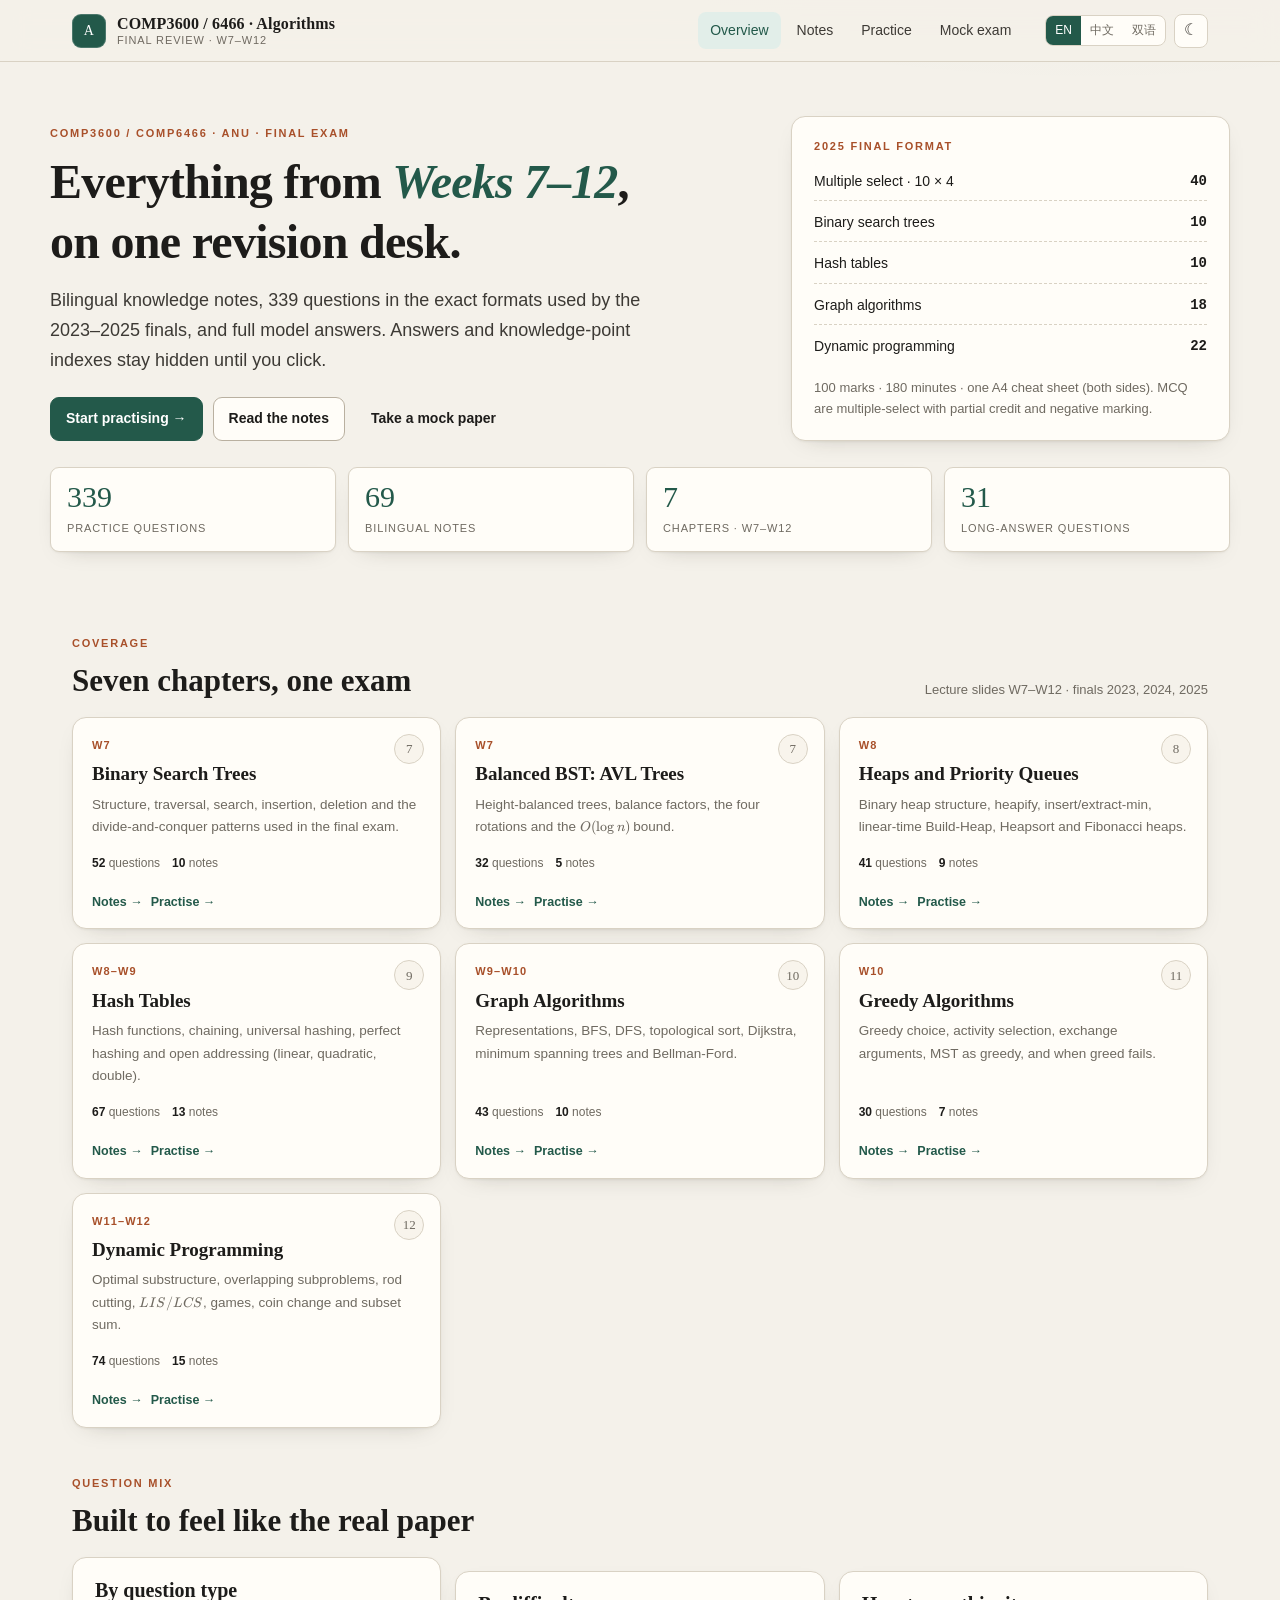
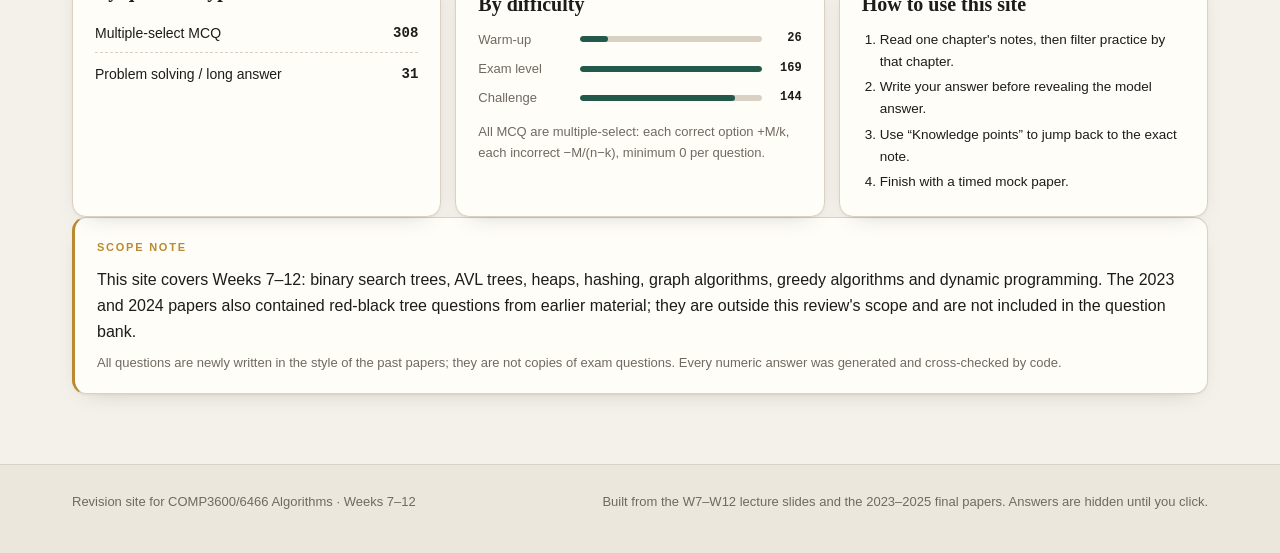
<file: index.html>
<!doctype html>
<html lang="en" data-lang="en" data-theme="light">
<head>
  <meta charset="utf-8">
  <meta name="viewport" content="width=device-width, initial-scale=1">
  <meta name="description" content="COMP3600/6466 Algorithms final exam revision: bilingual notes and 339 exam-style practice questions for Weeks 7–12.">
  <title>COMP3600/6466 Algorithms · Final Review</title>
  <link rel="icon" href="favicon.svg" type="image/svg+xml">
  <link rel="stylesheet" href="assets/vendor/katex/katex.min.css?v=4">
  <link rel="stylesheet" href="assets/css/style.css?v=4">
  <script defer src="assets/vendor/katex/katex.min.js?v=4"></script>
  <script defer src="assets/js/common.js?v=4"></script>
  <script defer src="assets/js/index.js?v=4"></script>
</head>
<body>
  <div id="site-header"></div>
  <main id="app"></main>
  <footer id="site-footer"></footer>
</body>
</html>
</file>
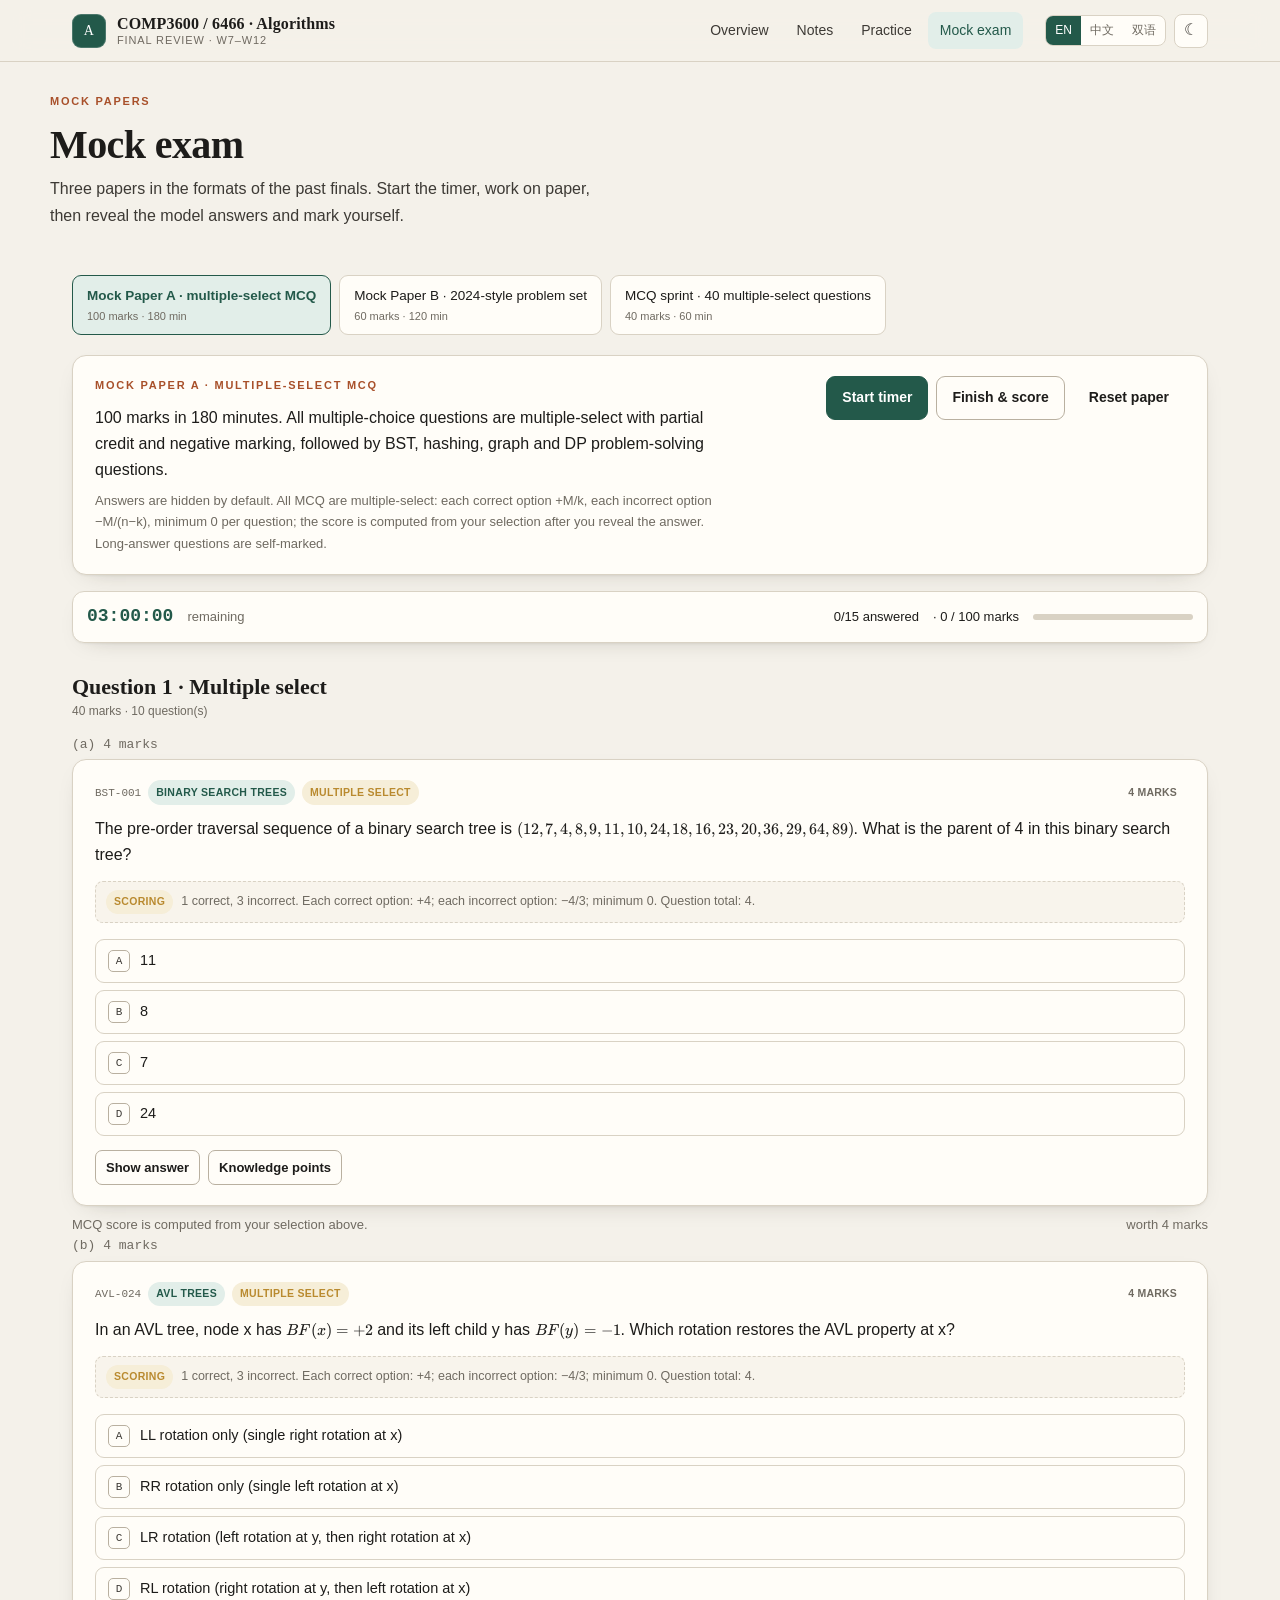
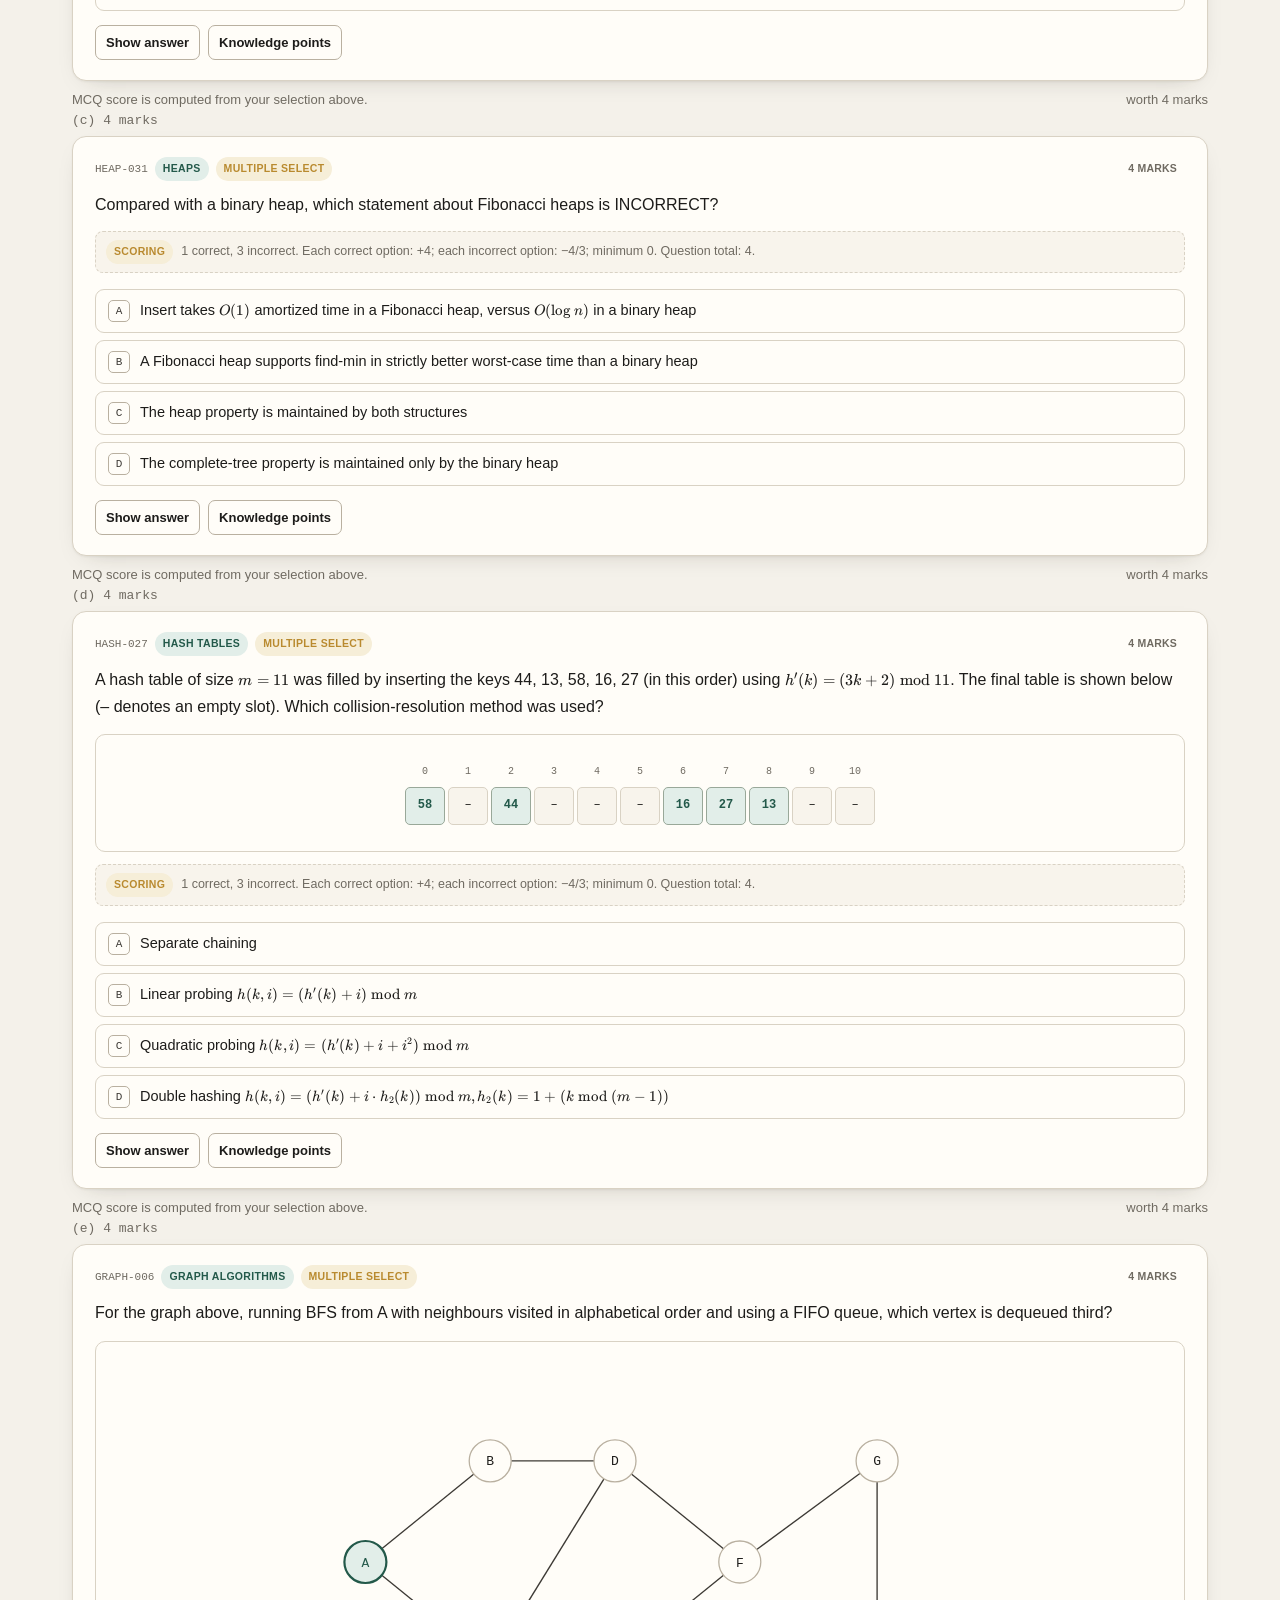
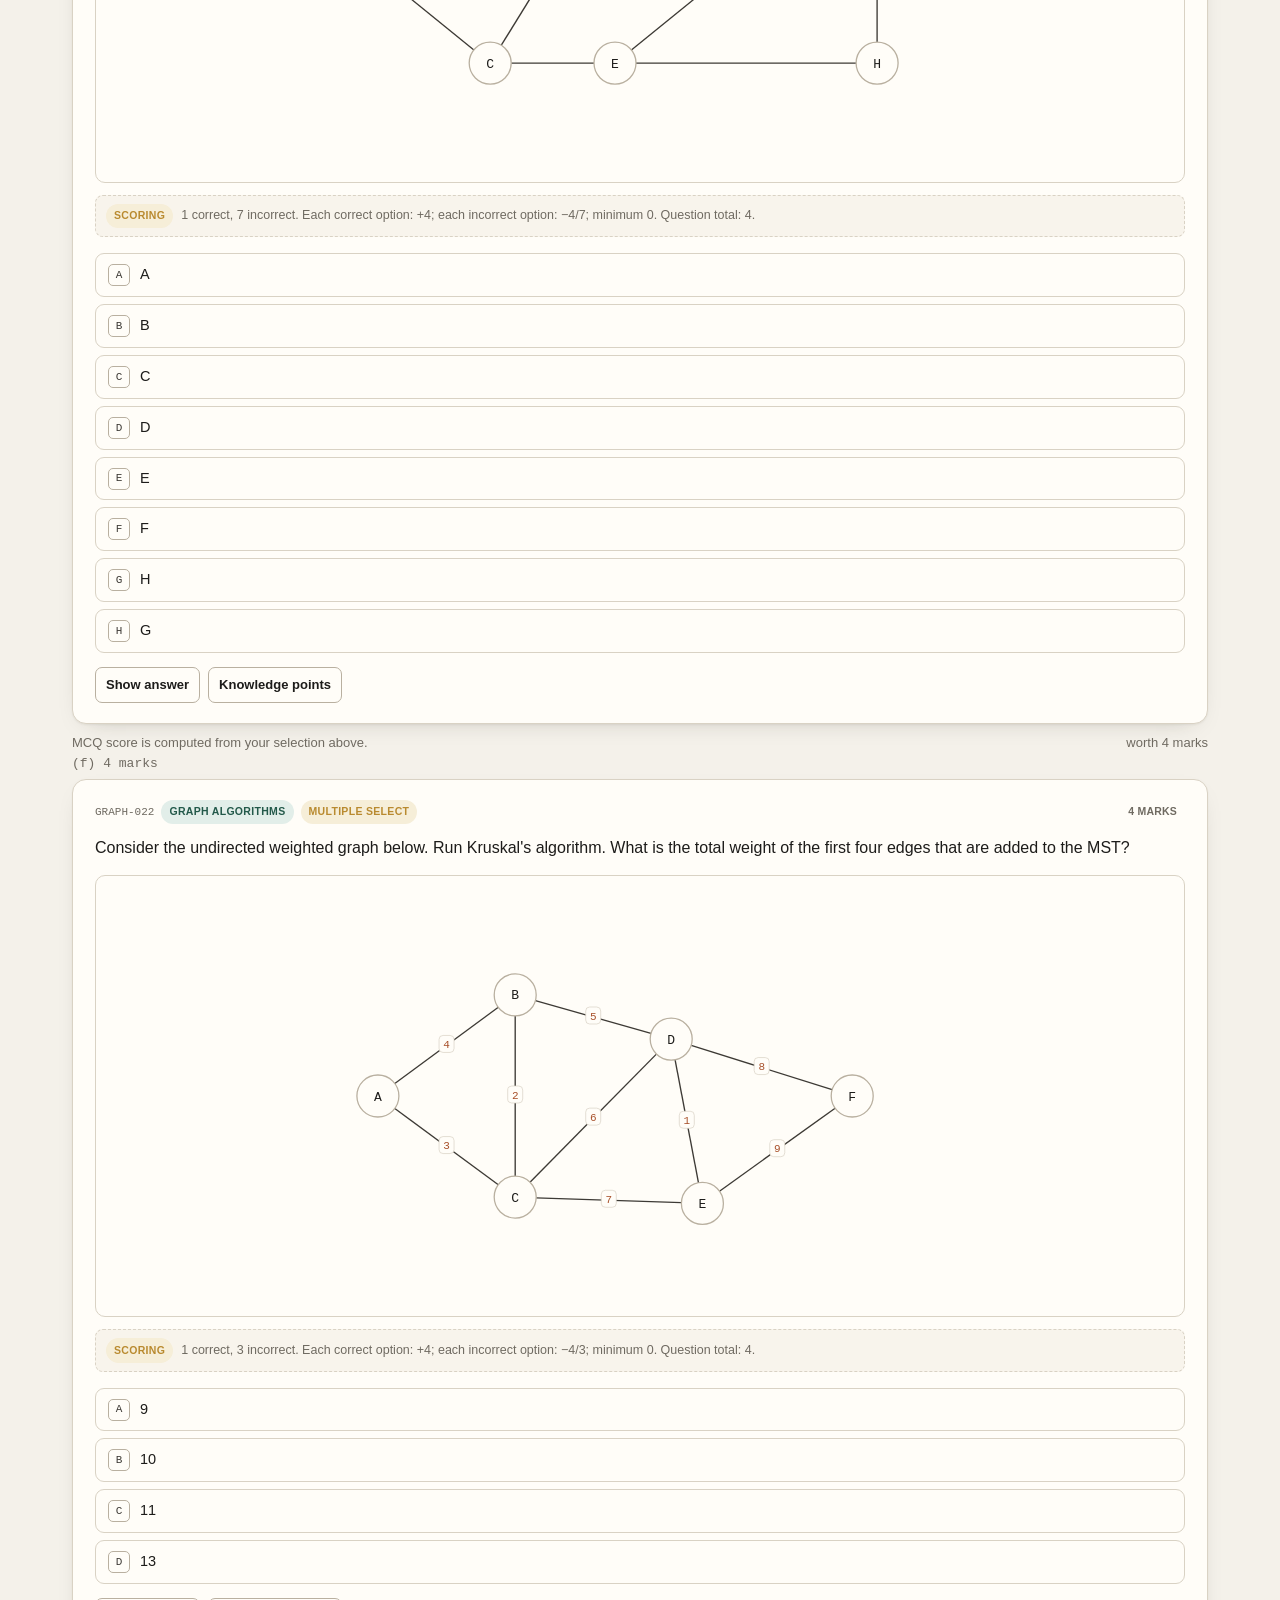
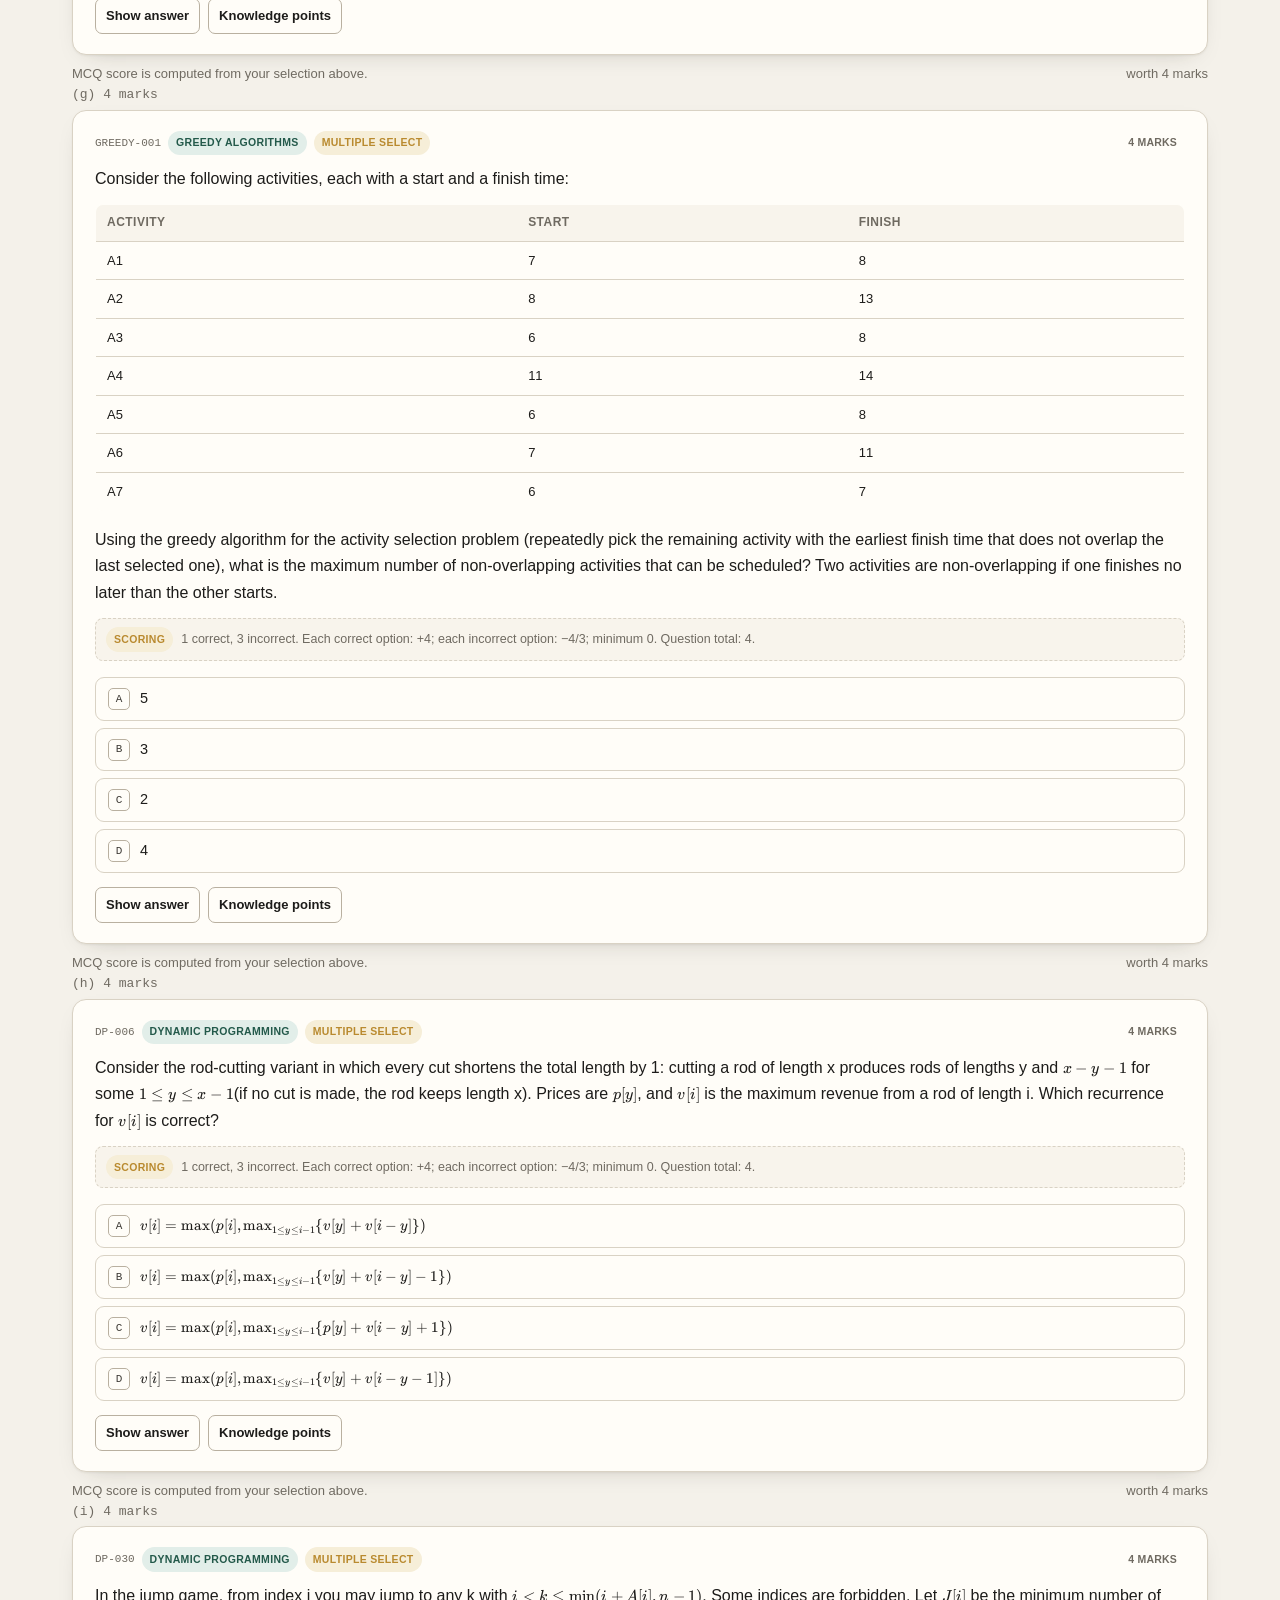
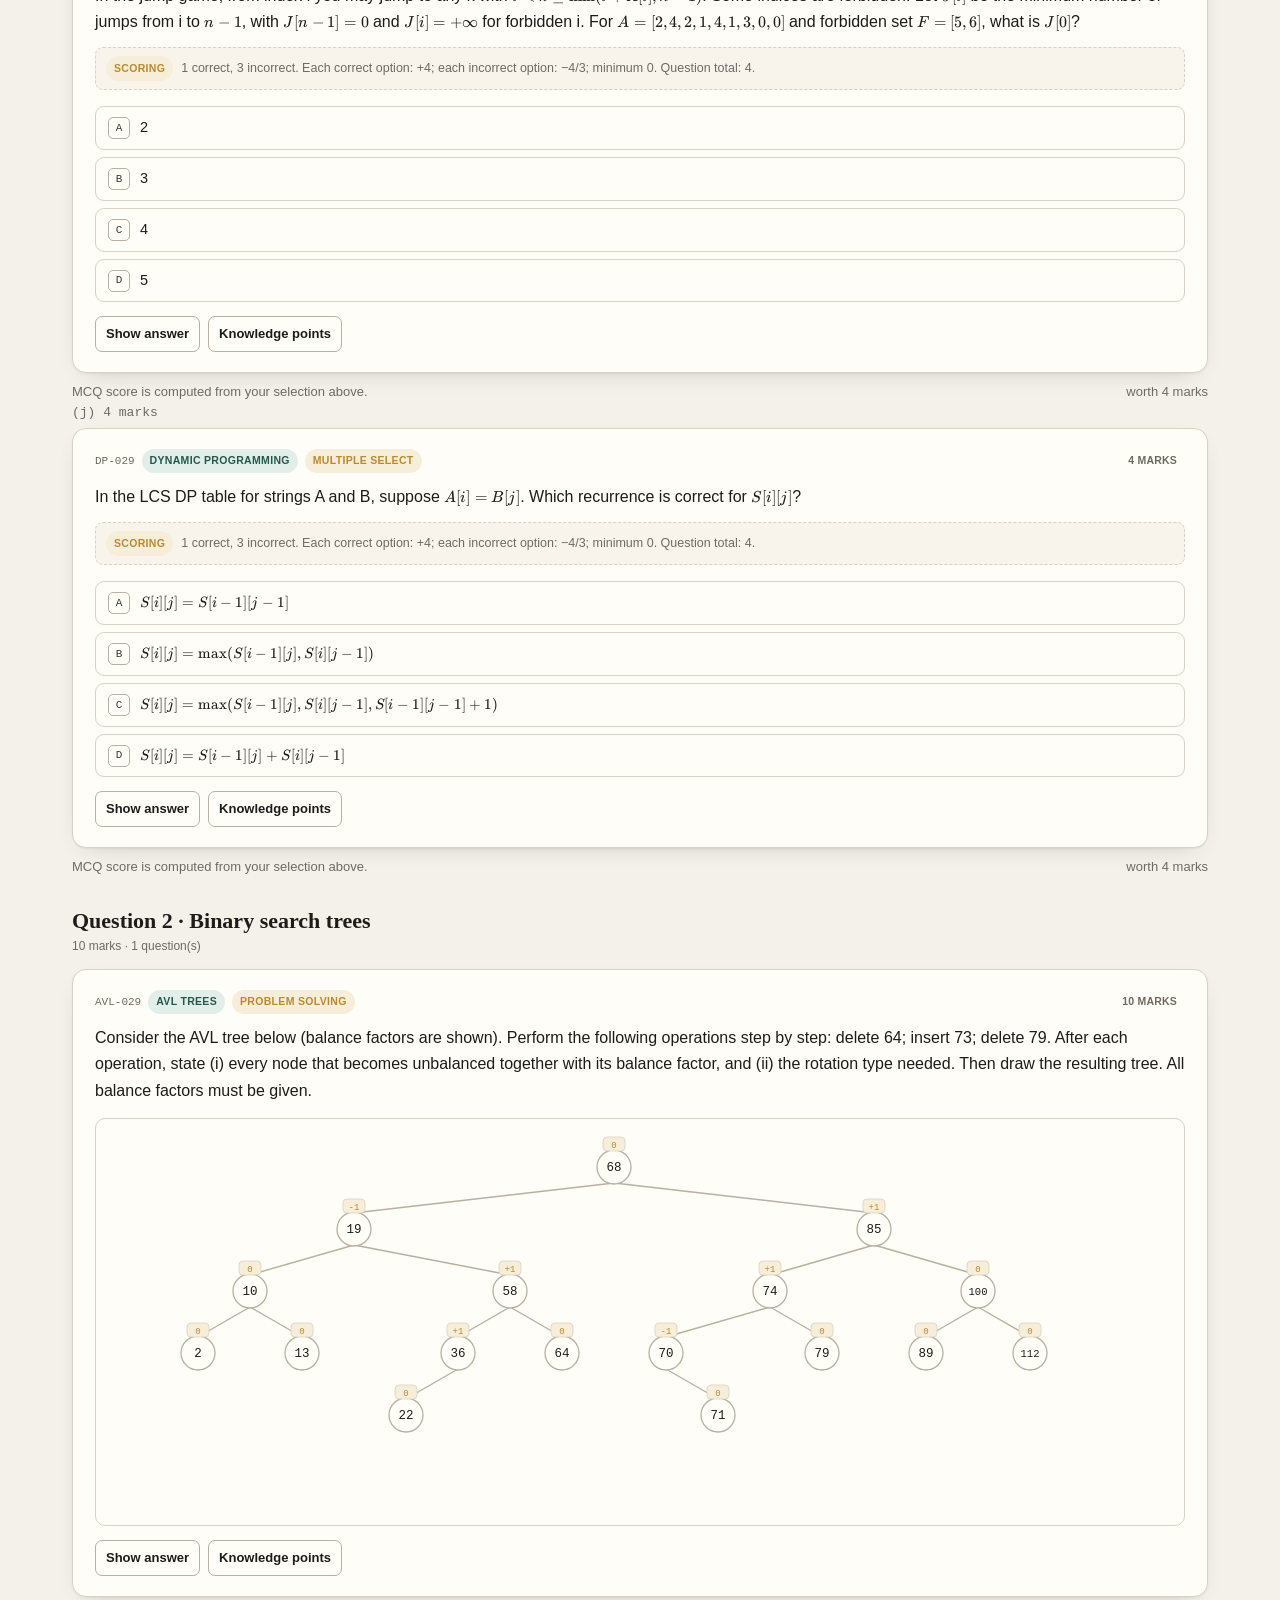
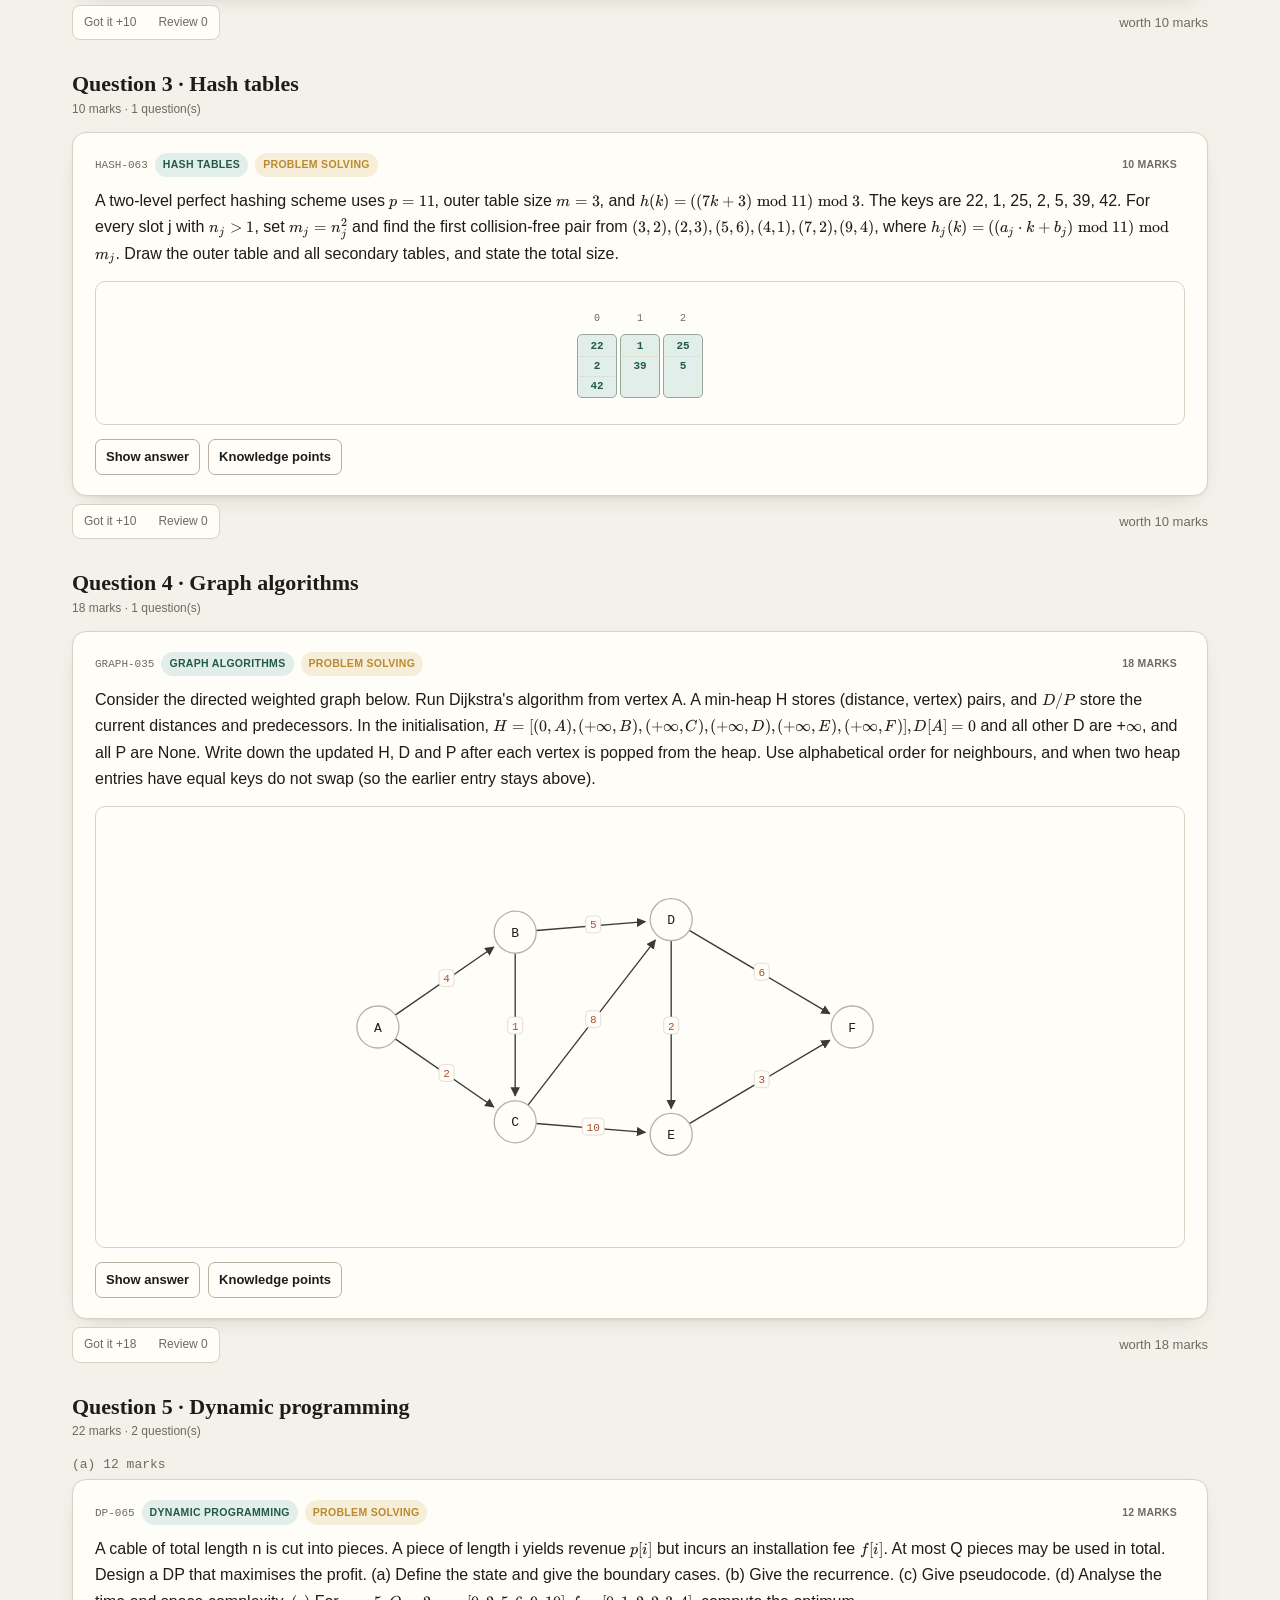
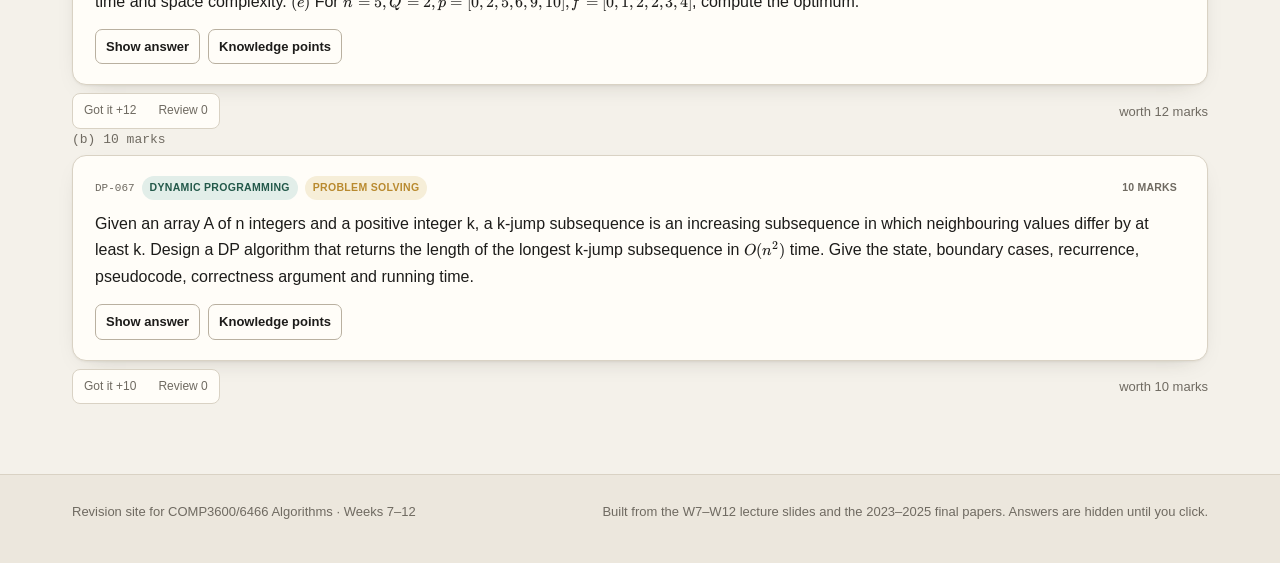
<file: exam.html>
<!doctype html>
<html lang="en" data-lang="en" data-theme="light">
<head>
  <meta charset="utf-8">
  <meta name="viewport" content="width=device-width, initial-scale=1">
  <meta name="description" content="Timed COMP3600/6466 mock final papers in the 2025 and 2024 formats.">
  <title>Mock exam · COMP3600/6466 Algorithms</title>
  <link rel="icon" href="favicon.svg" type="image/svg+xml">
  <link rel="stylesheet" href="assets/vendor/katex/katex.min.css?v=4">
  <link rel="stylesheet" href="assets/css/style.css?v=4">
  <script defer src="assets/vendor/katex/katex.min.js?v=4"></script>
  <script defer src="assets/js/common.js?v=4"></script>
  <script defer src="assets/js/exam.js?v=4"></script>
</head>
<body>
  <div id="site-header"></div>
  <main>
    <div class="wrap exam-head">
      <div class="eyebrow" id="exam-eyebrow">Mock papers</div>
      <h1 id="exam-title" style="font-size:clamp(28px,3.4vw,40px);margin-bottom:6px">Mock exam</h1>
      <p class="lead" id="exam-lead" style="font-size:16px"></p>
    </div>
    <div class="wrap">
      <div class="paper-tabs" id="paper-tabs"></div>
      <div id="exam-root"></div>
    </div>
  </main>
  <footer id="site-footer"></footer>
</body>
</html>
</file>
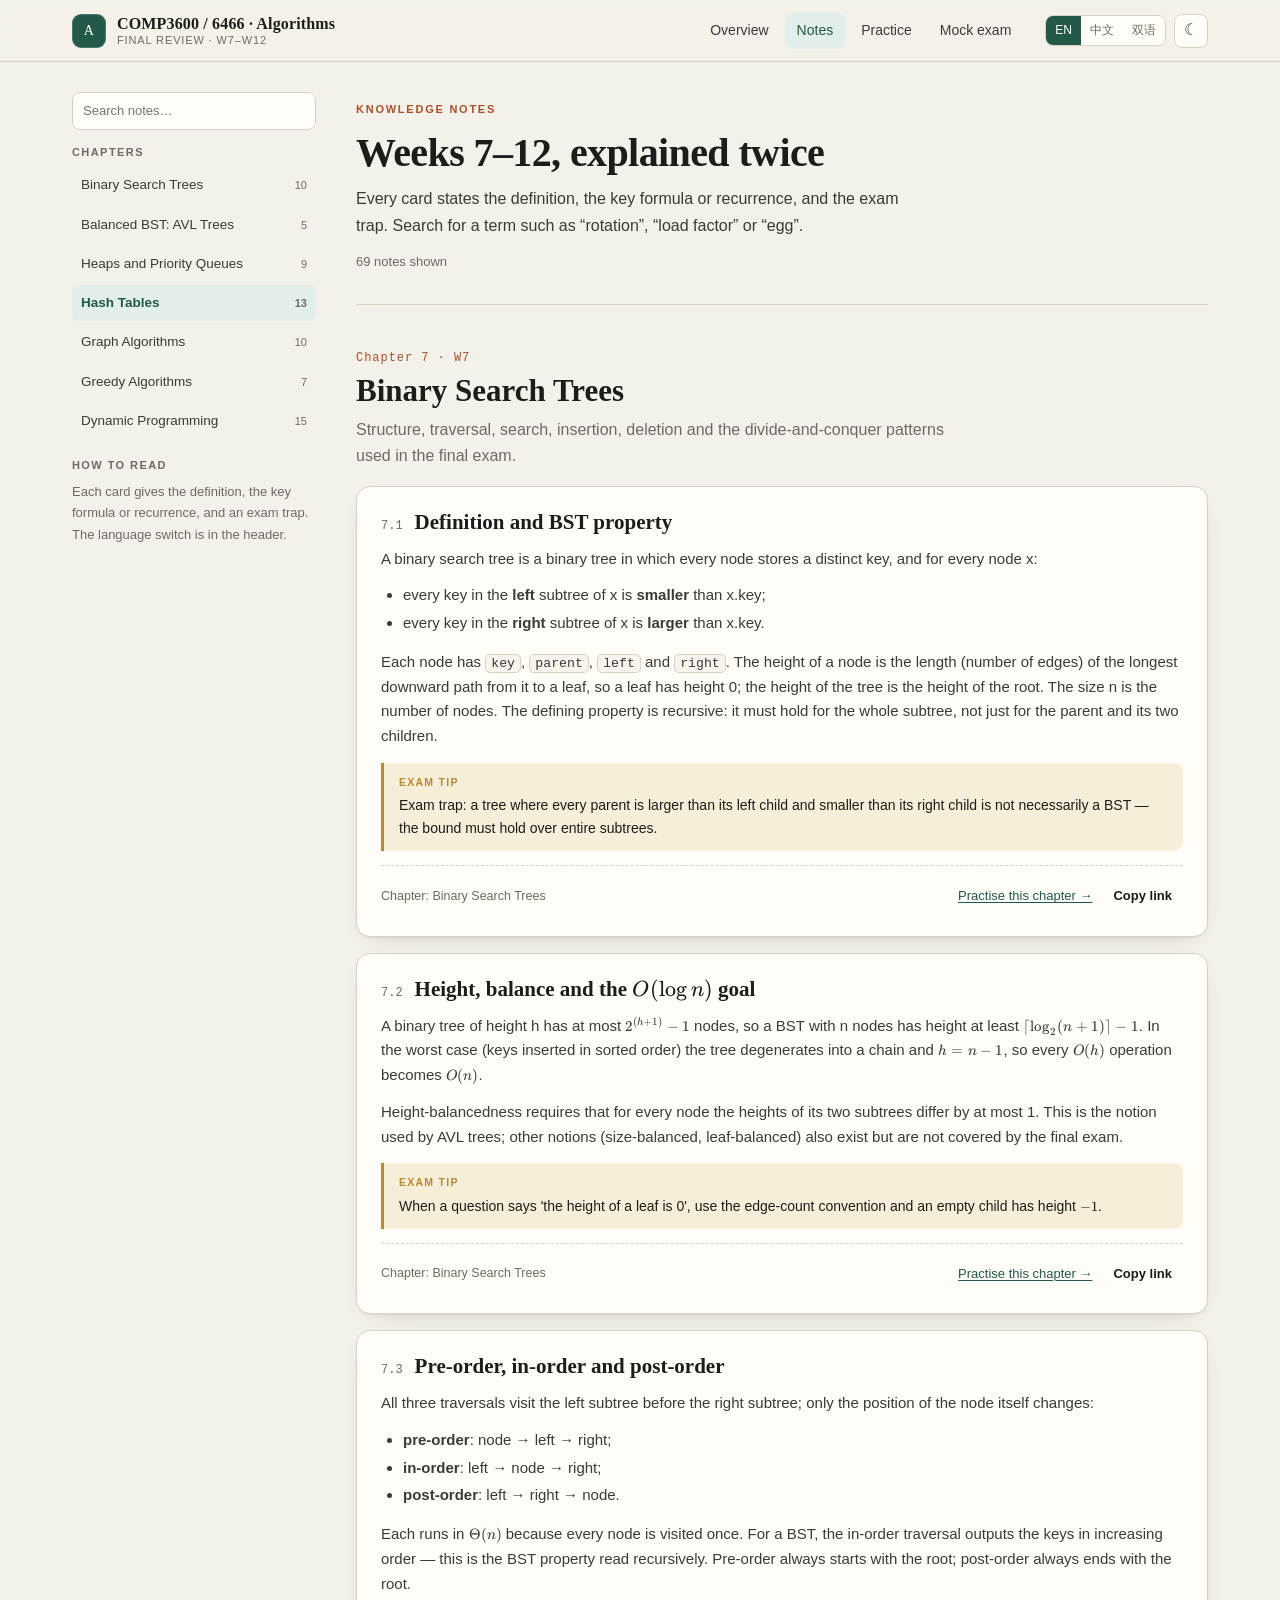
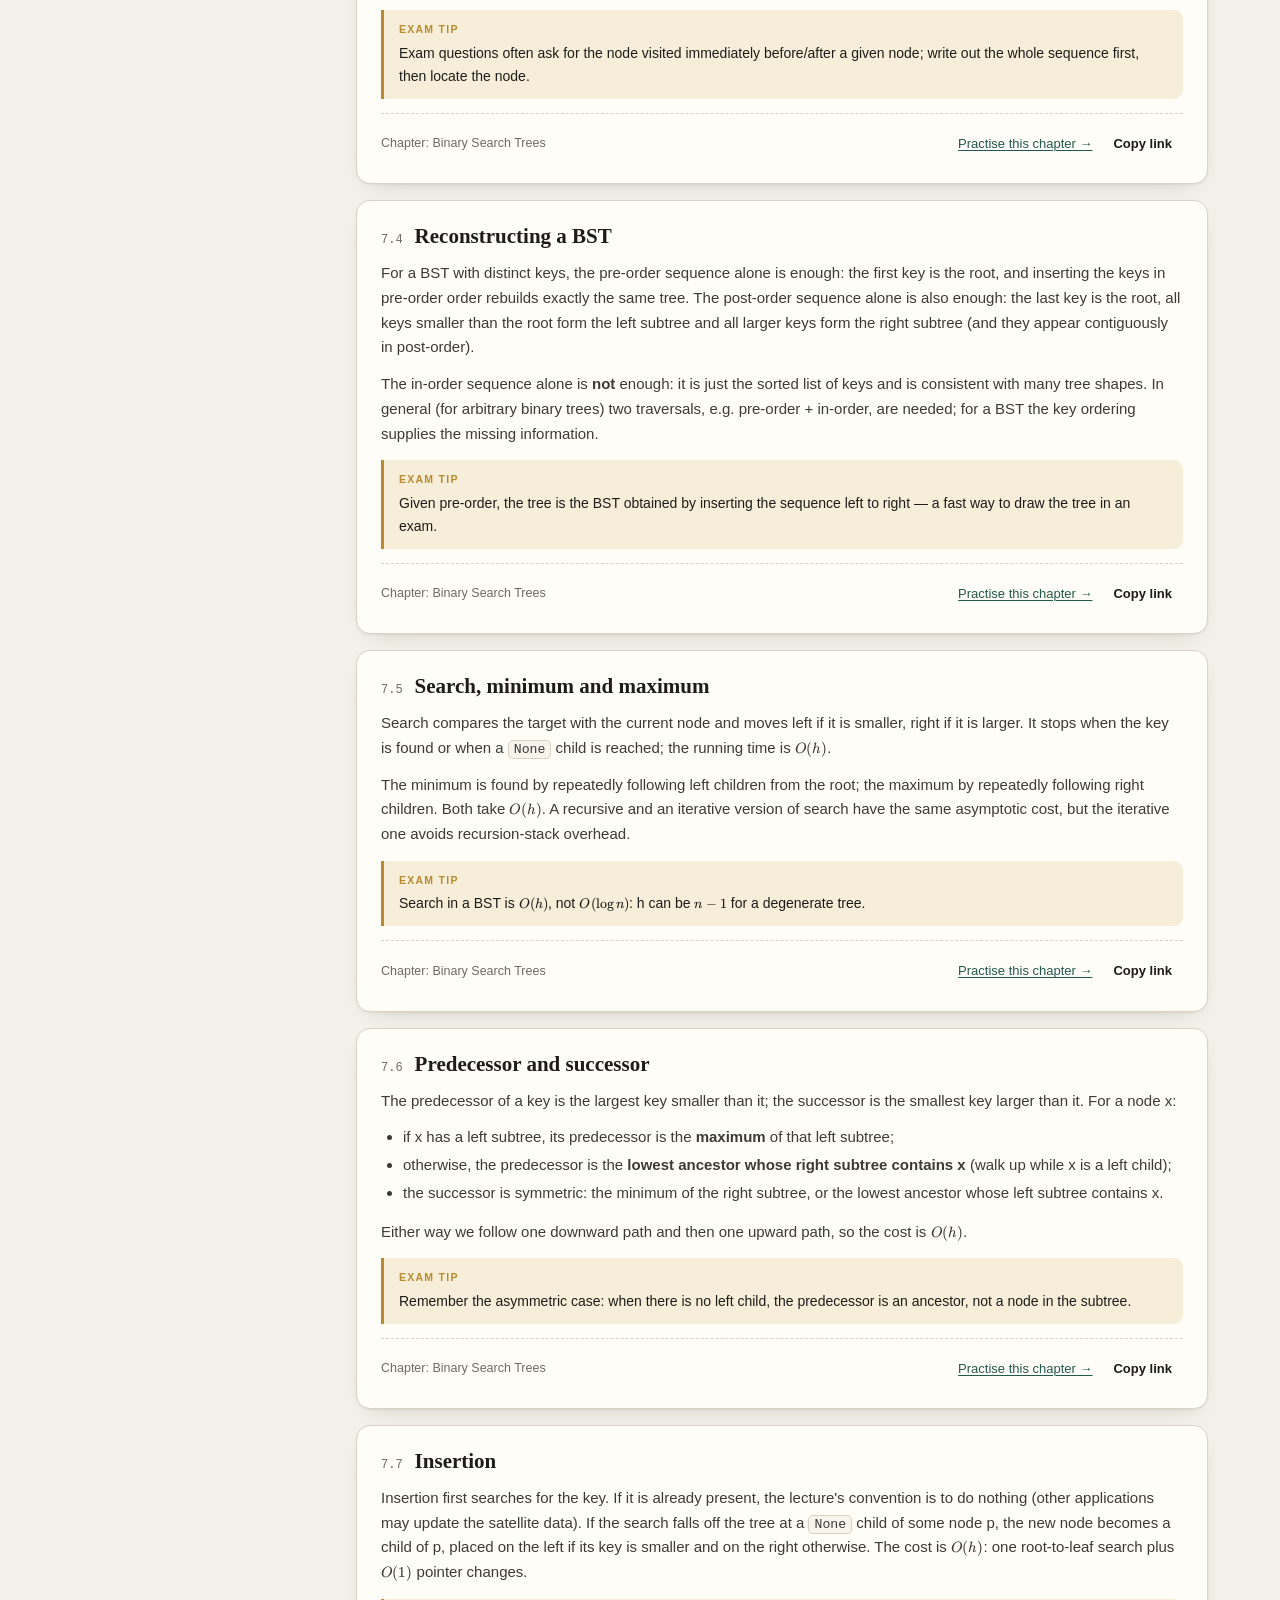
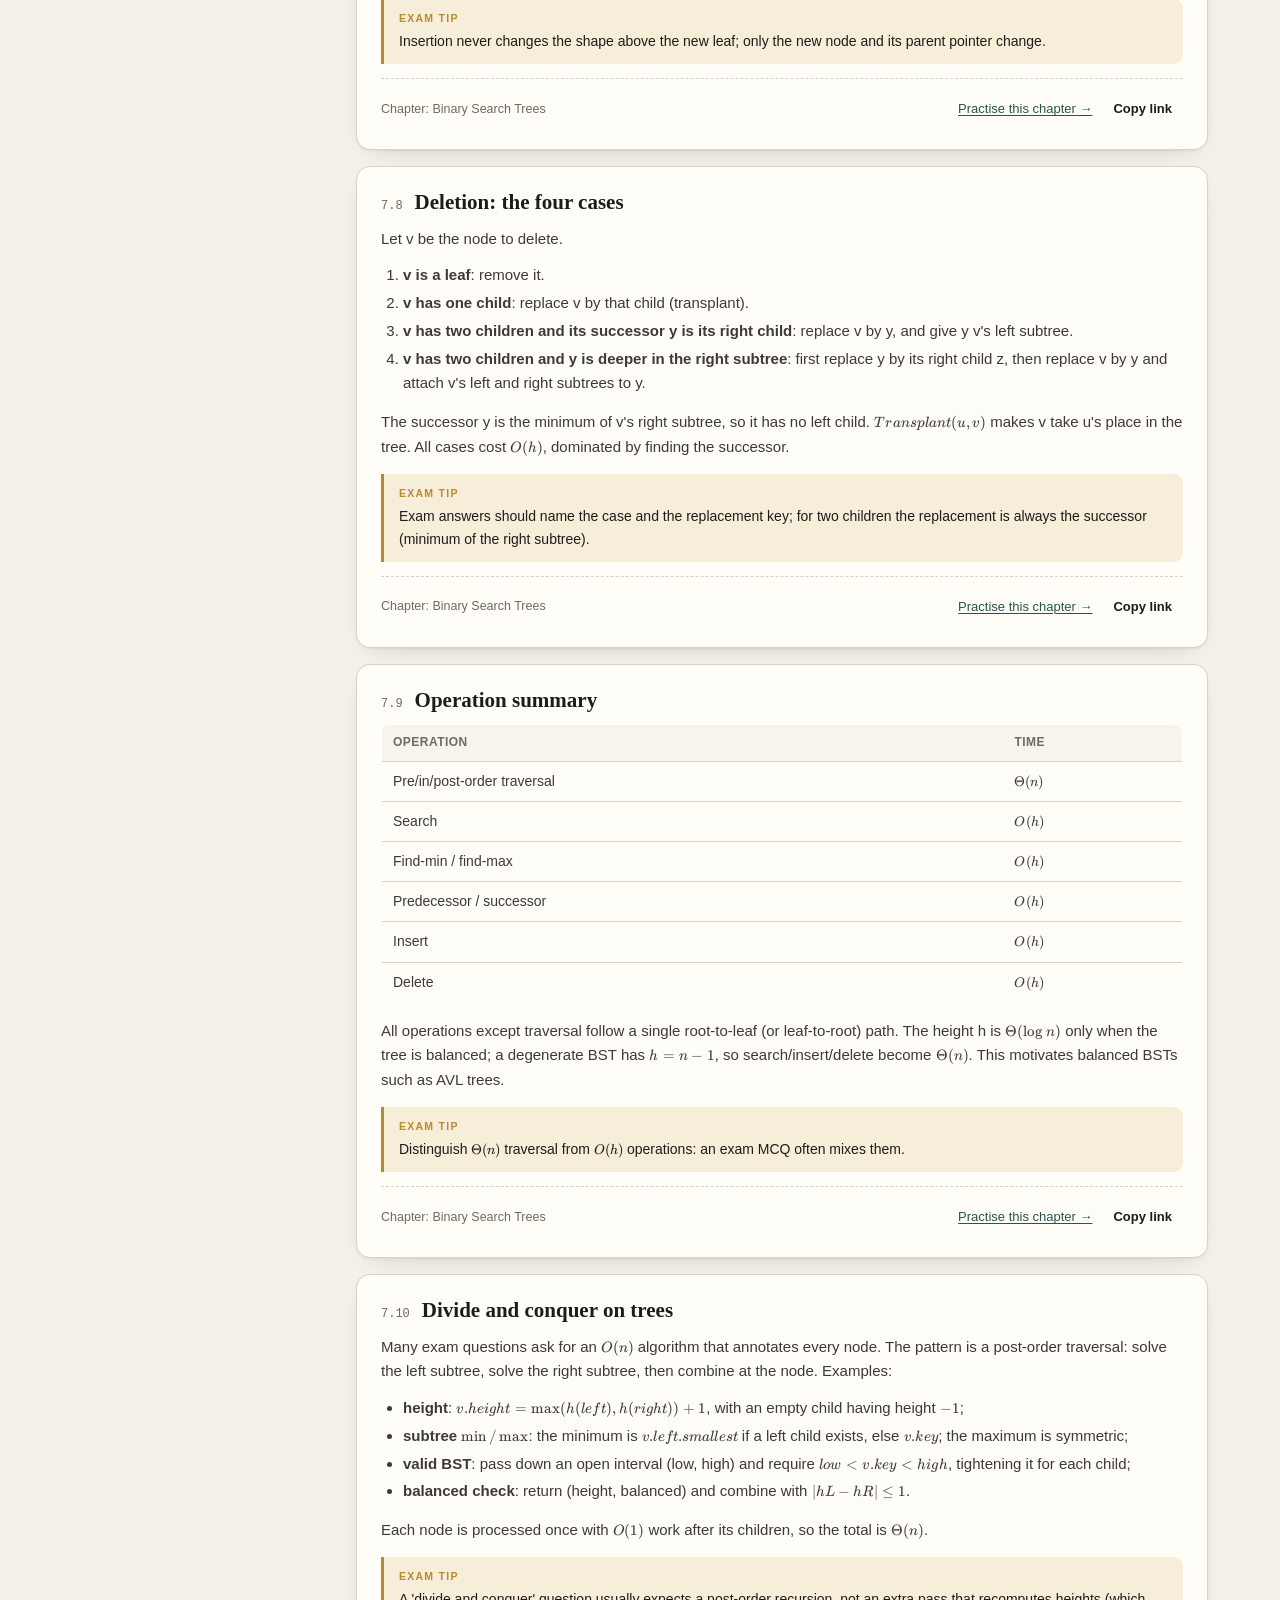
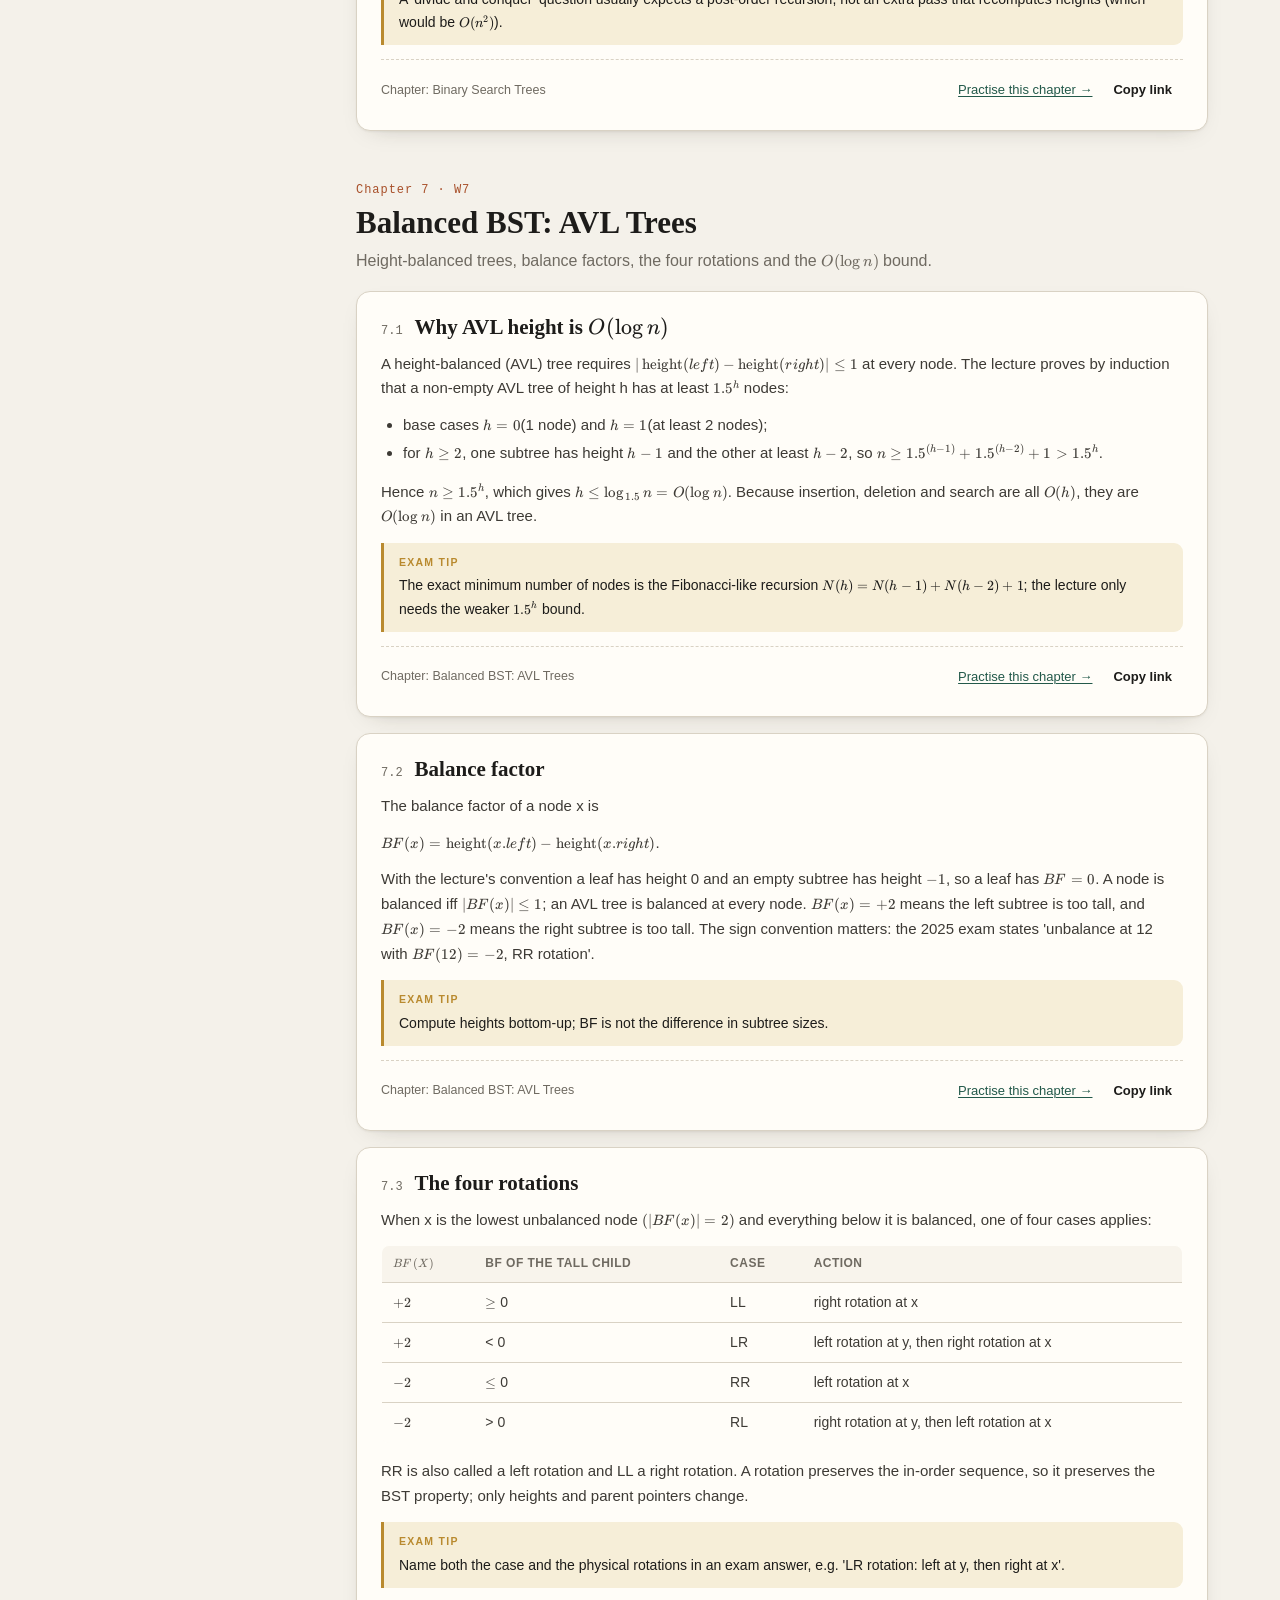
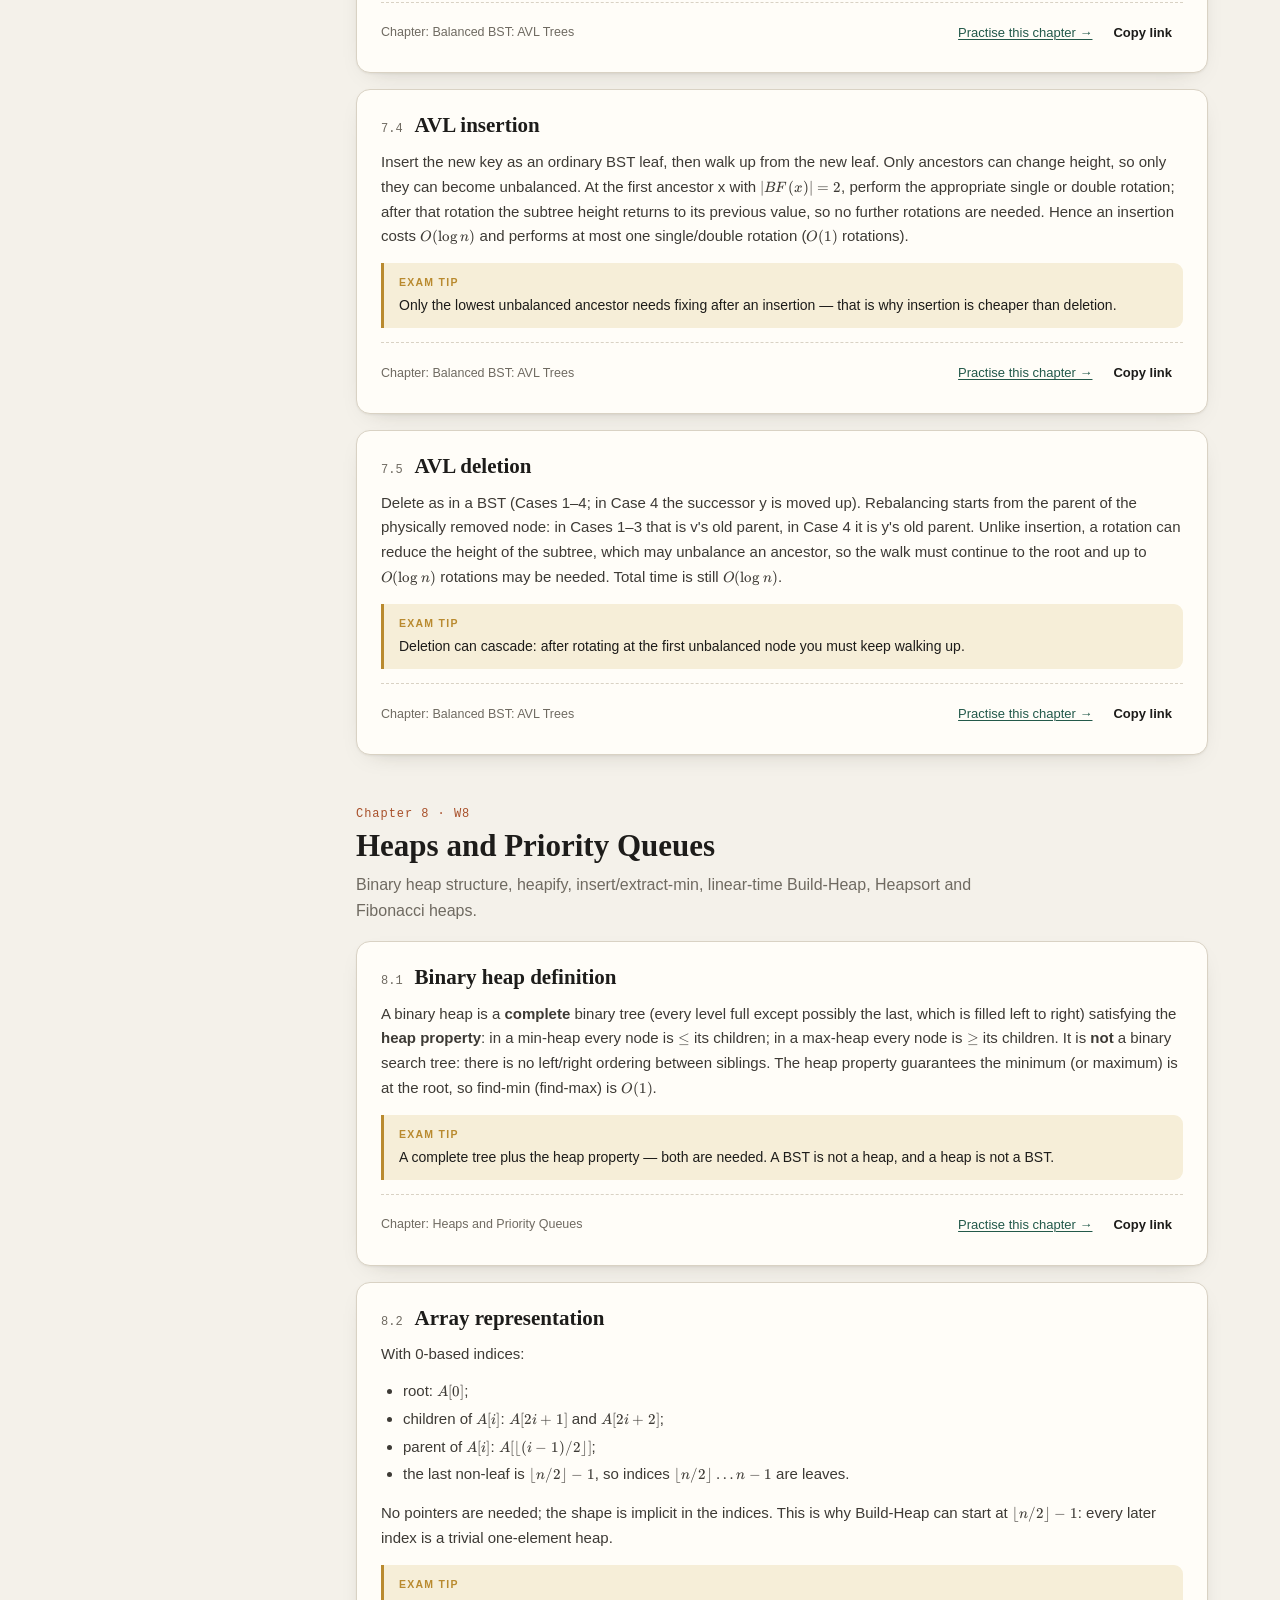
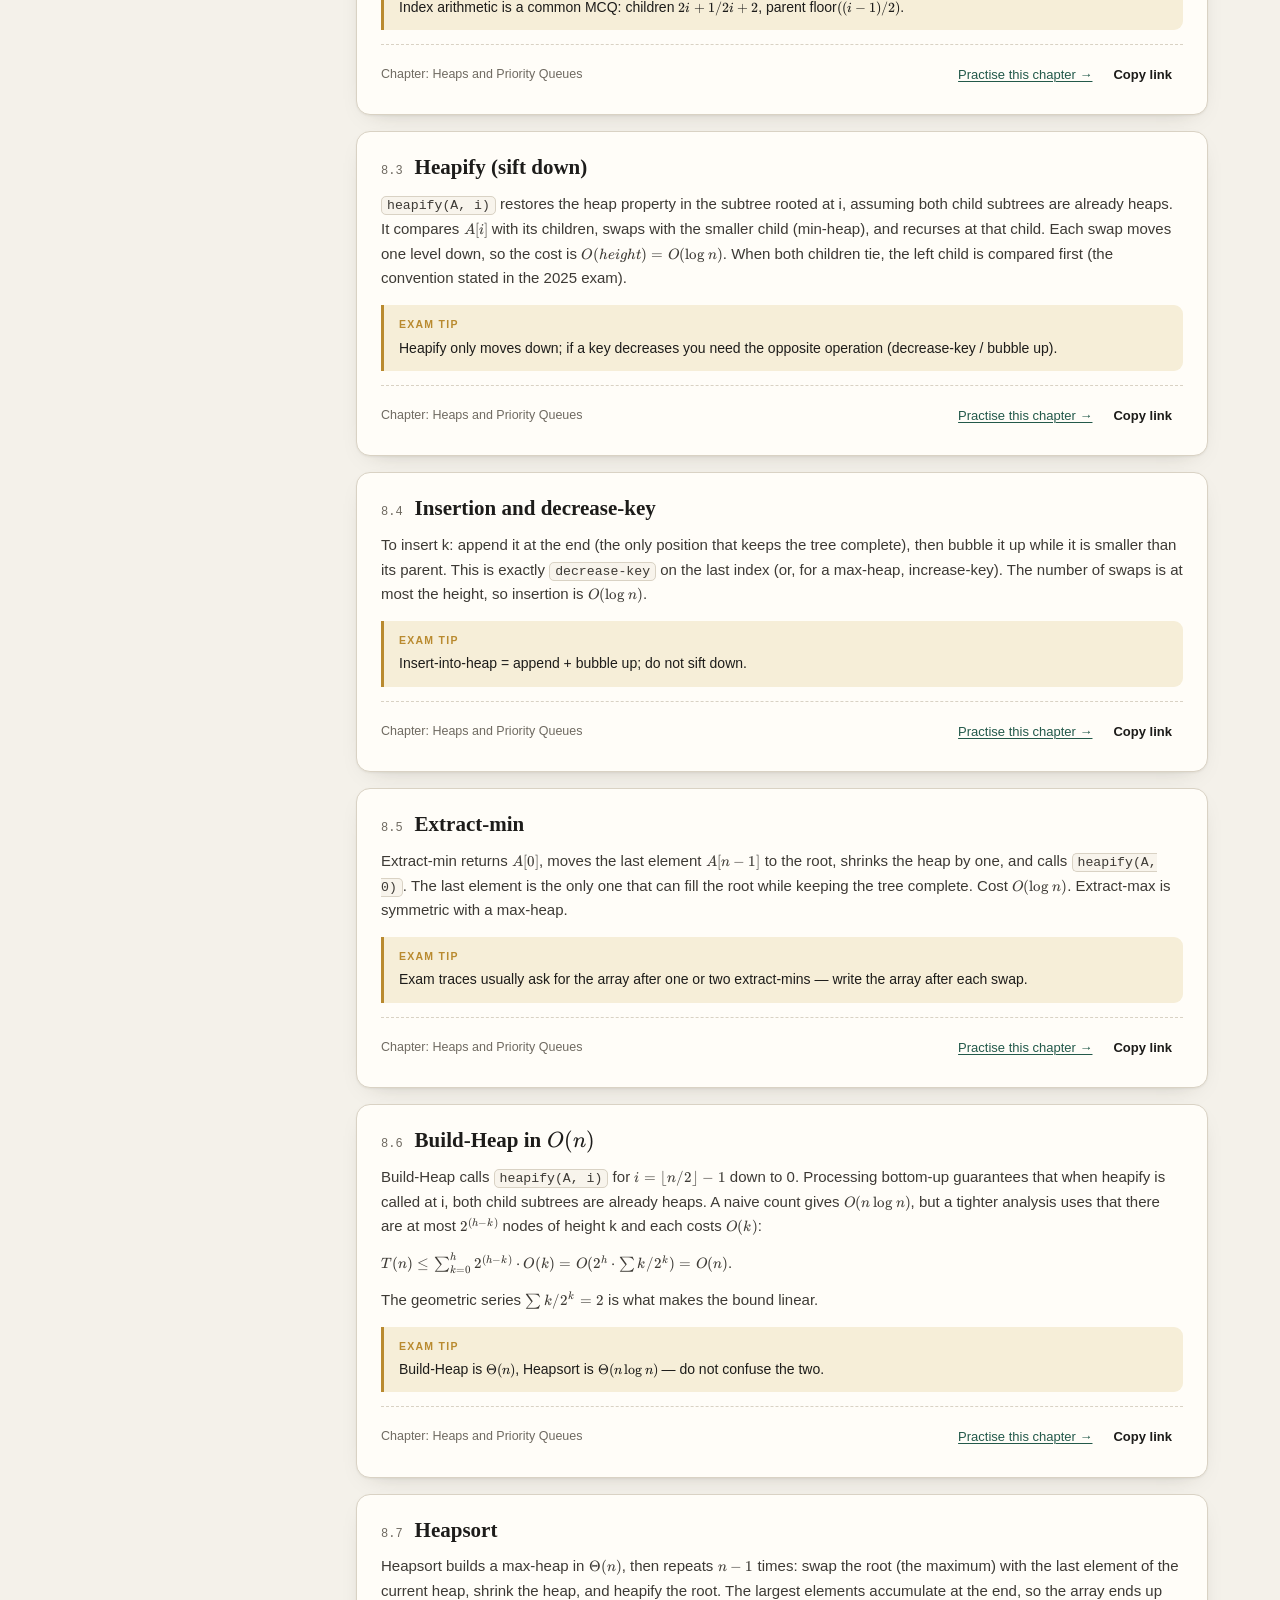
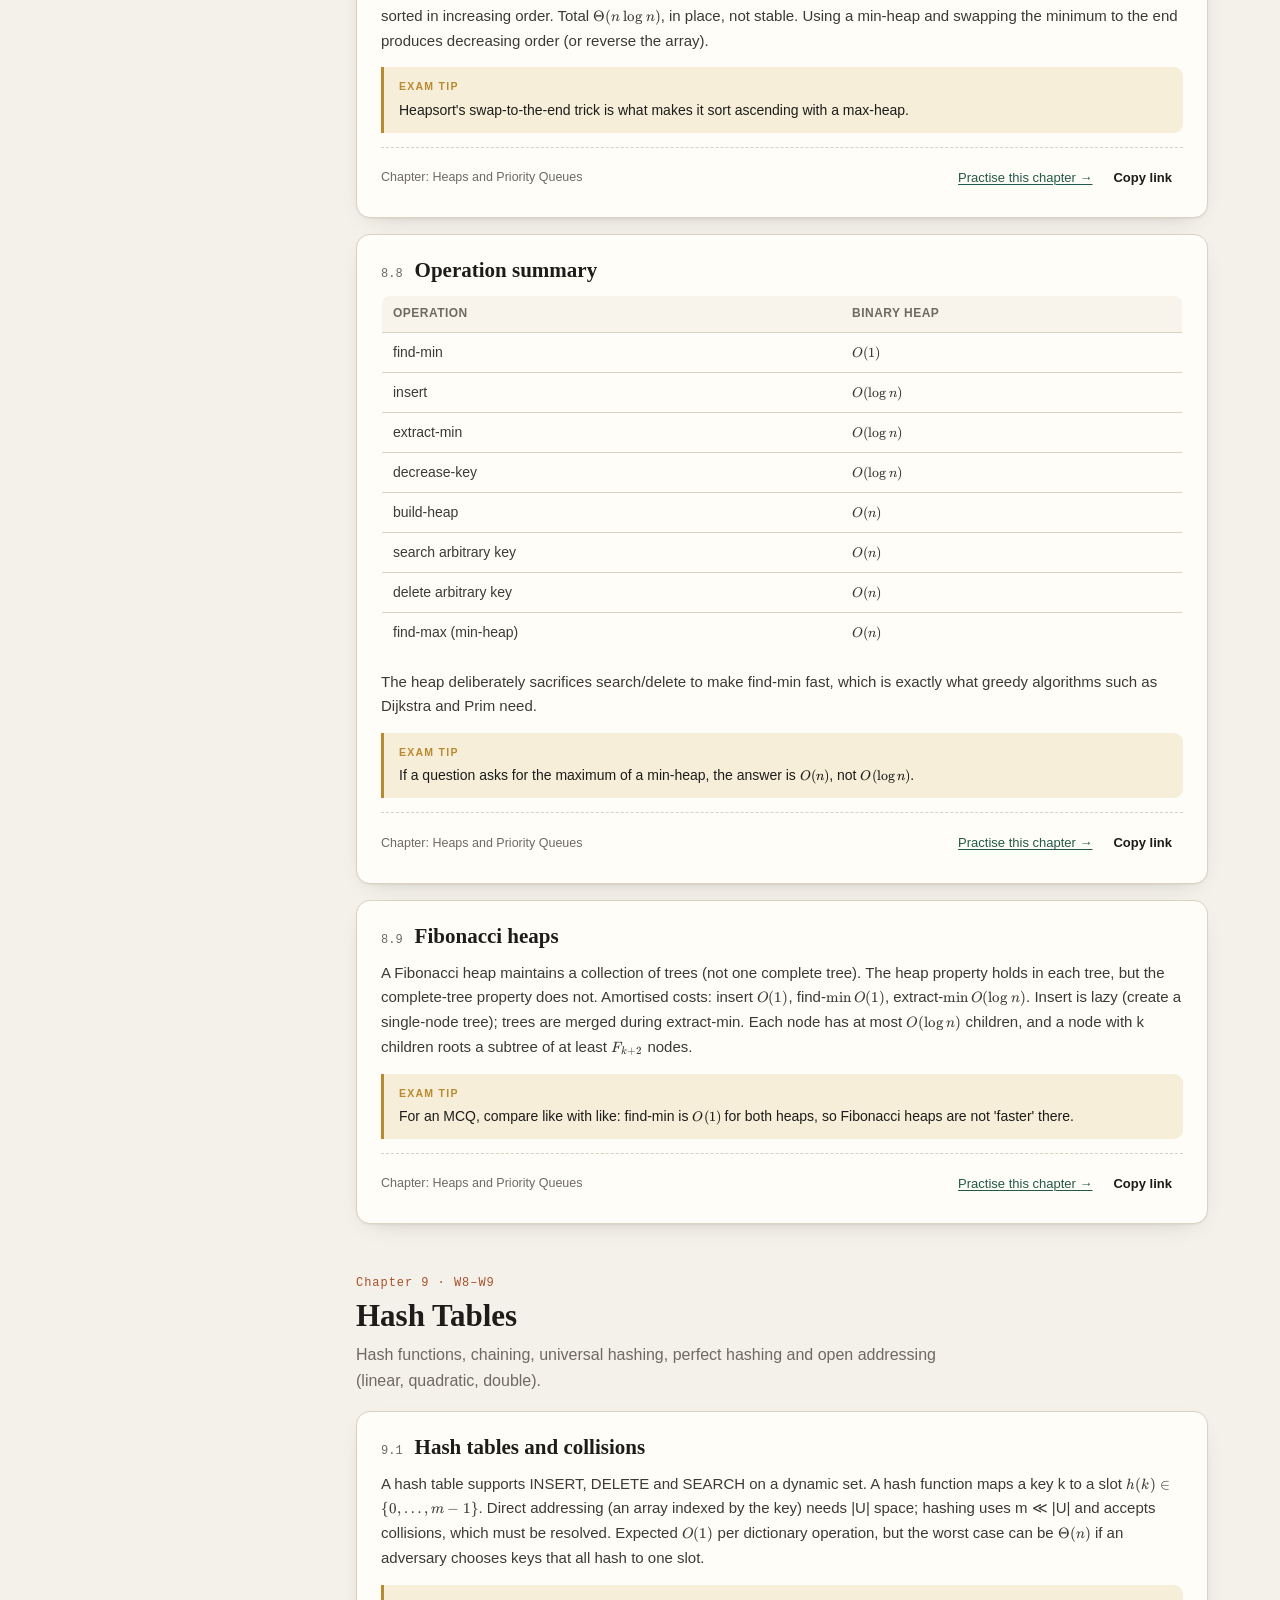
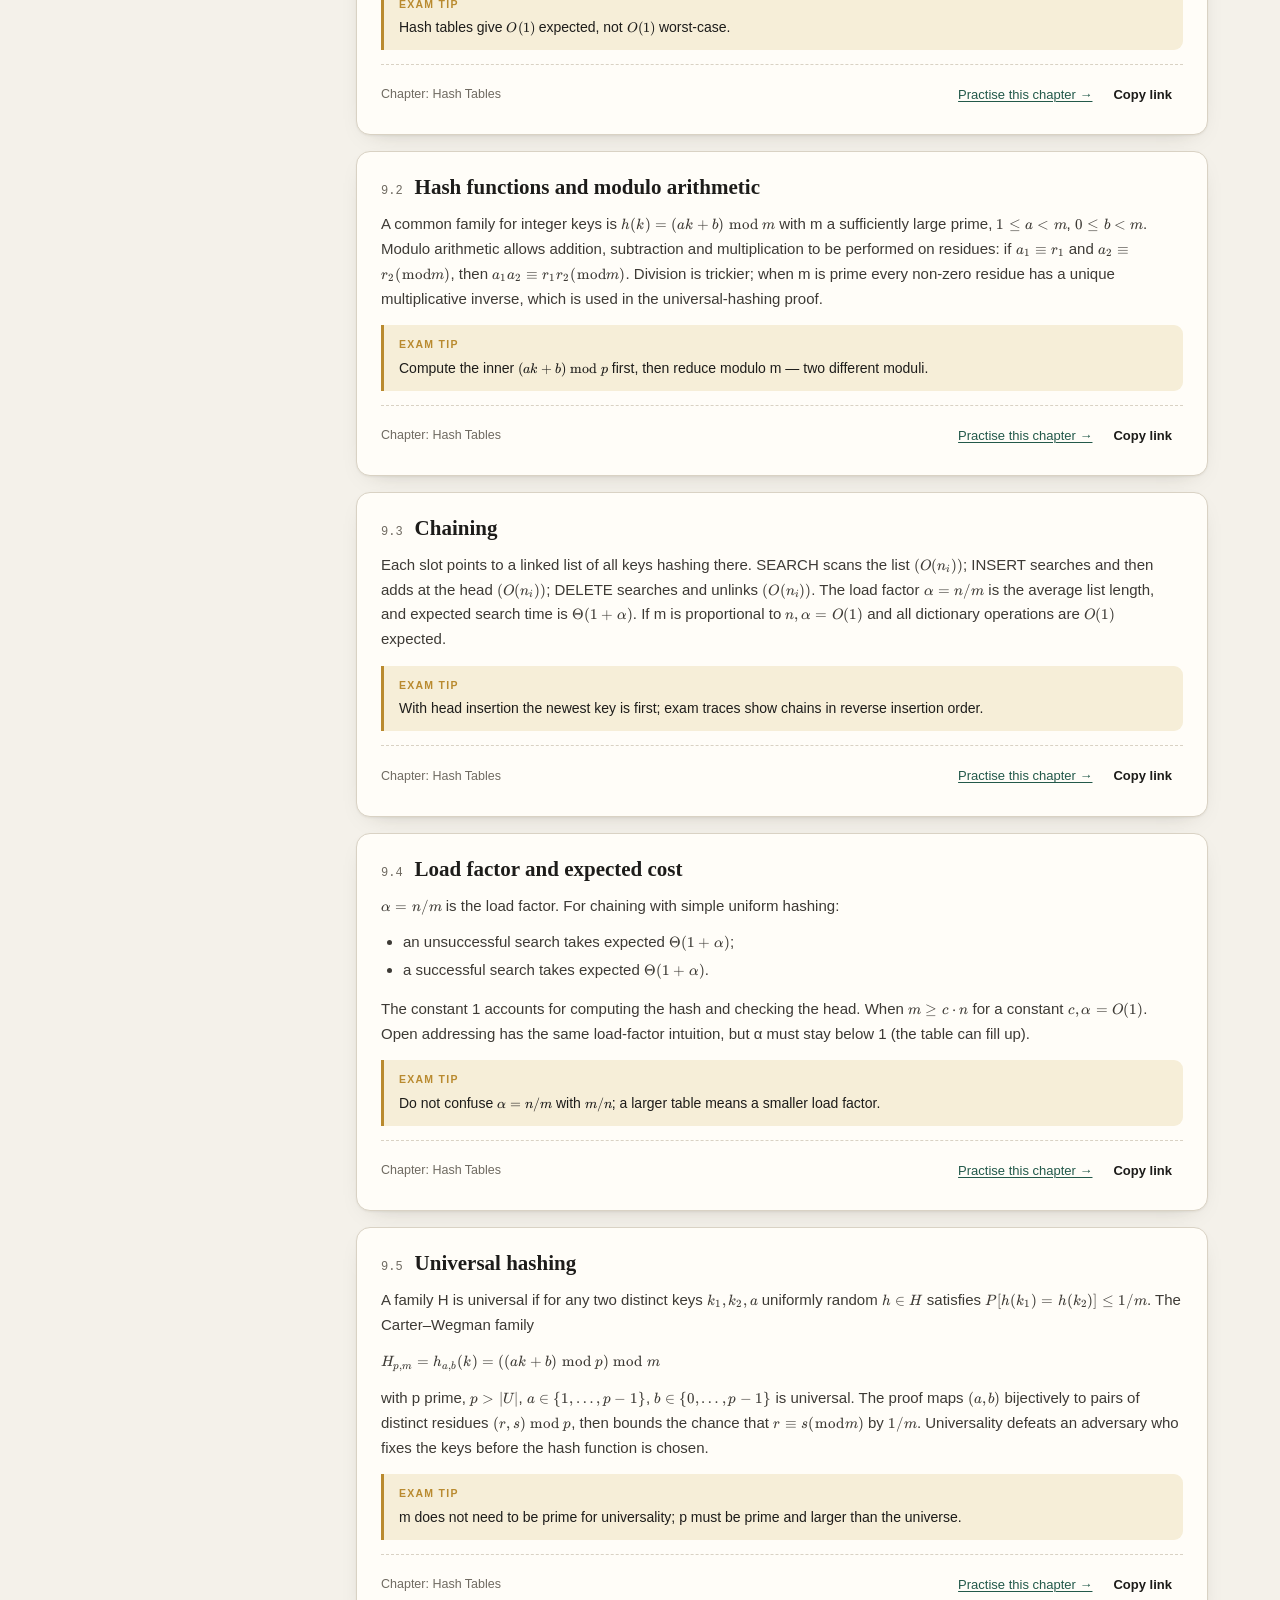
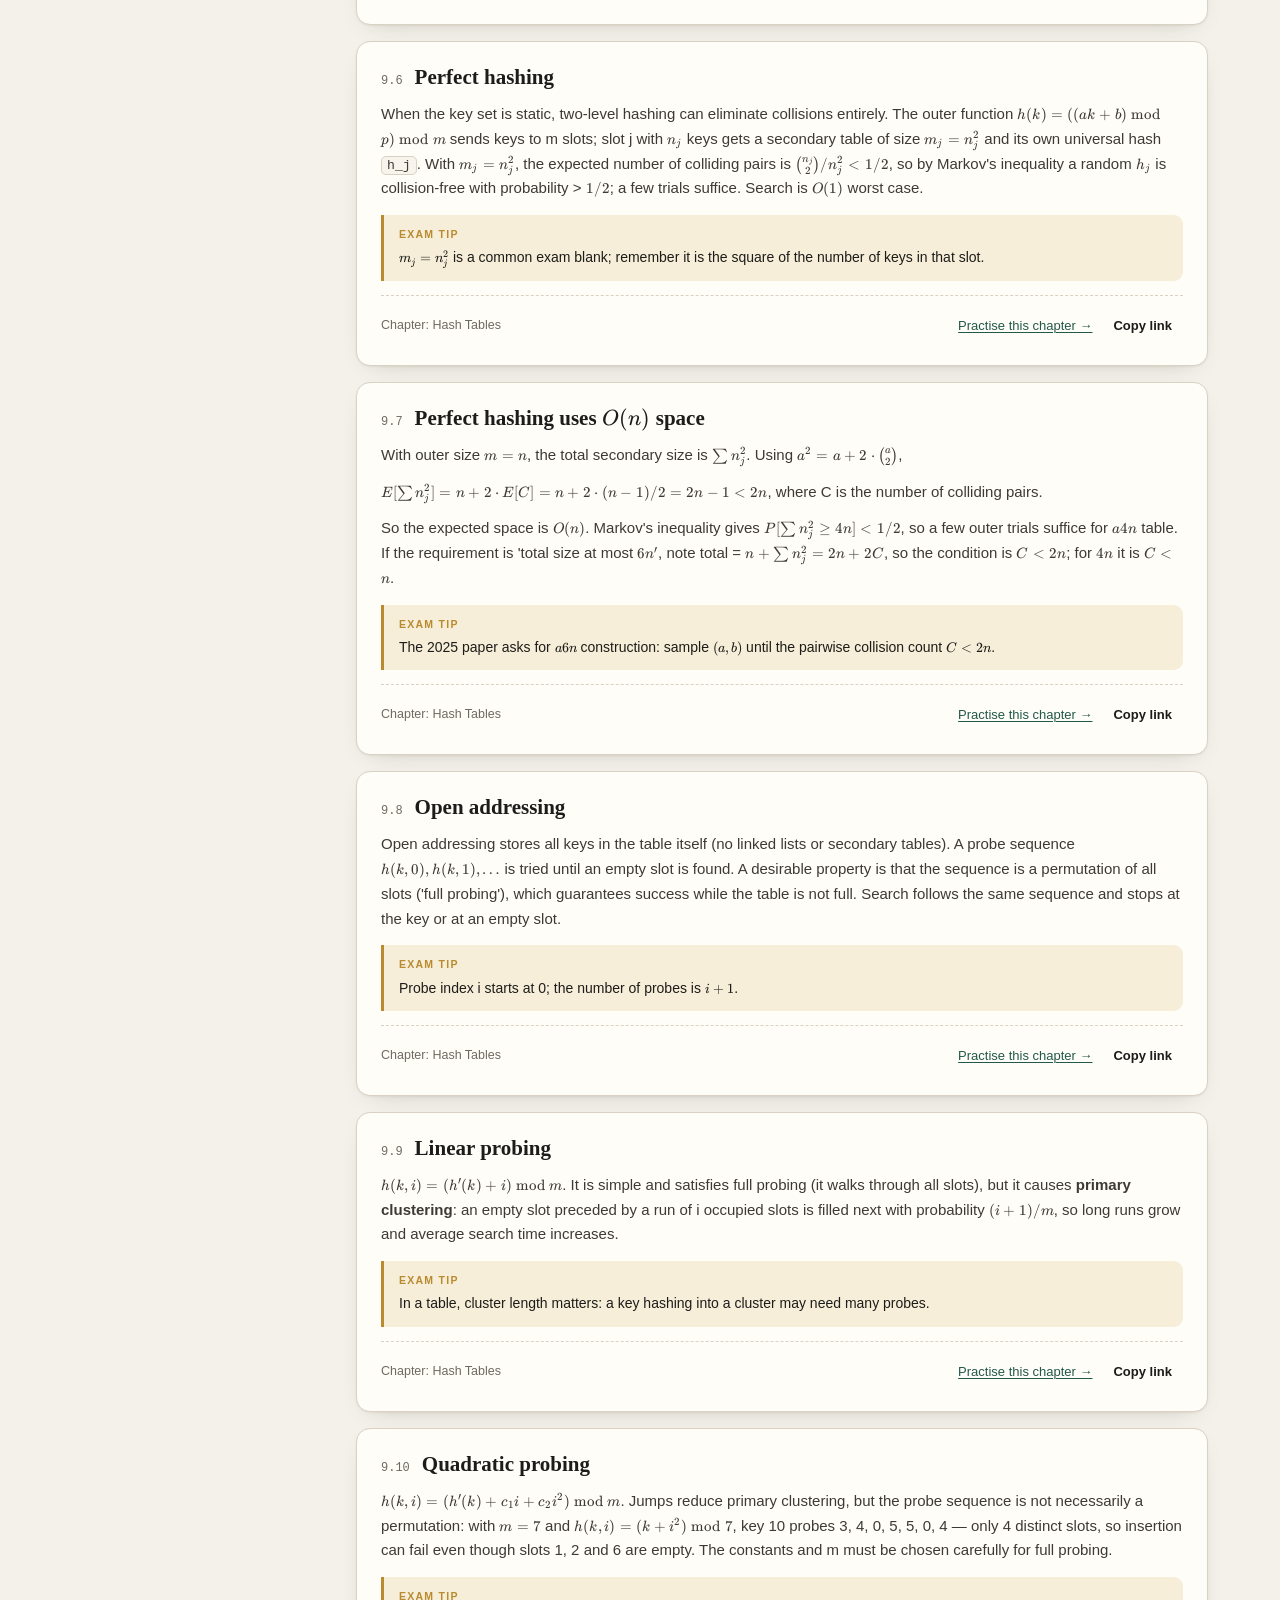
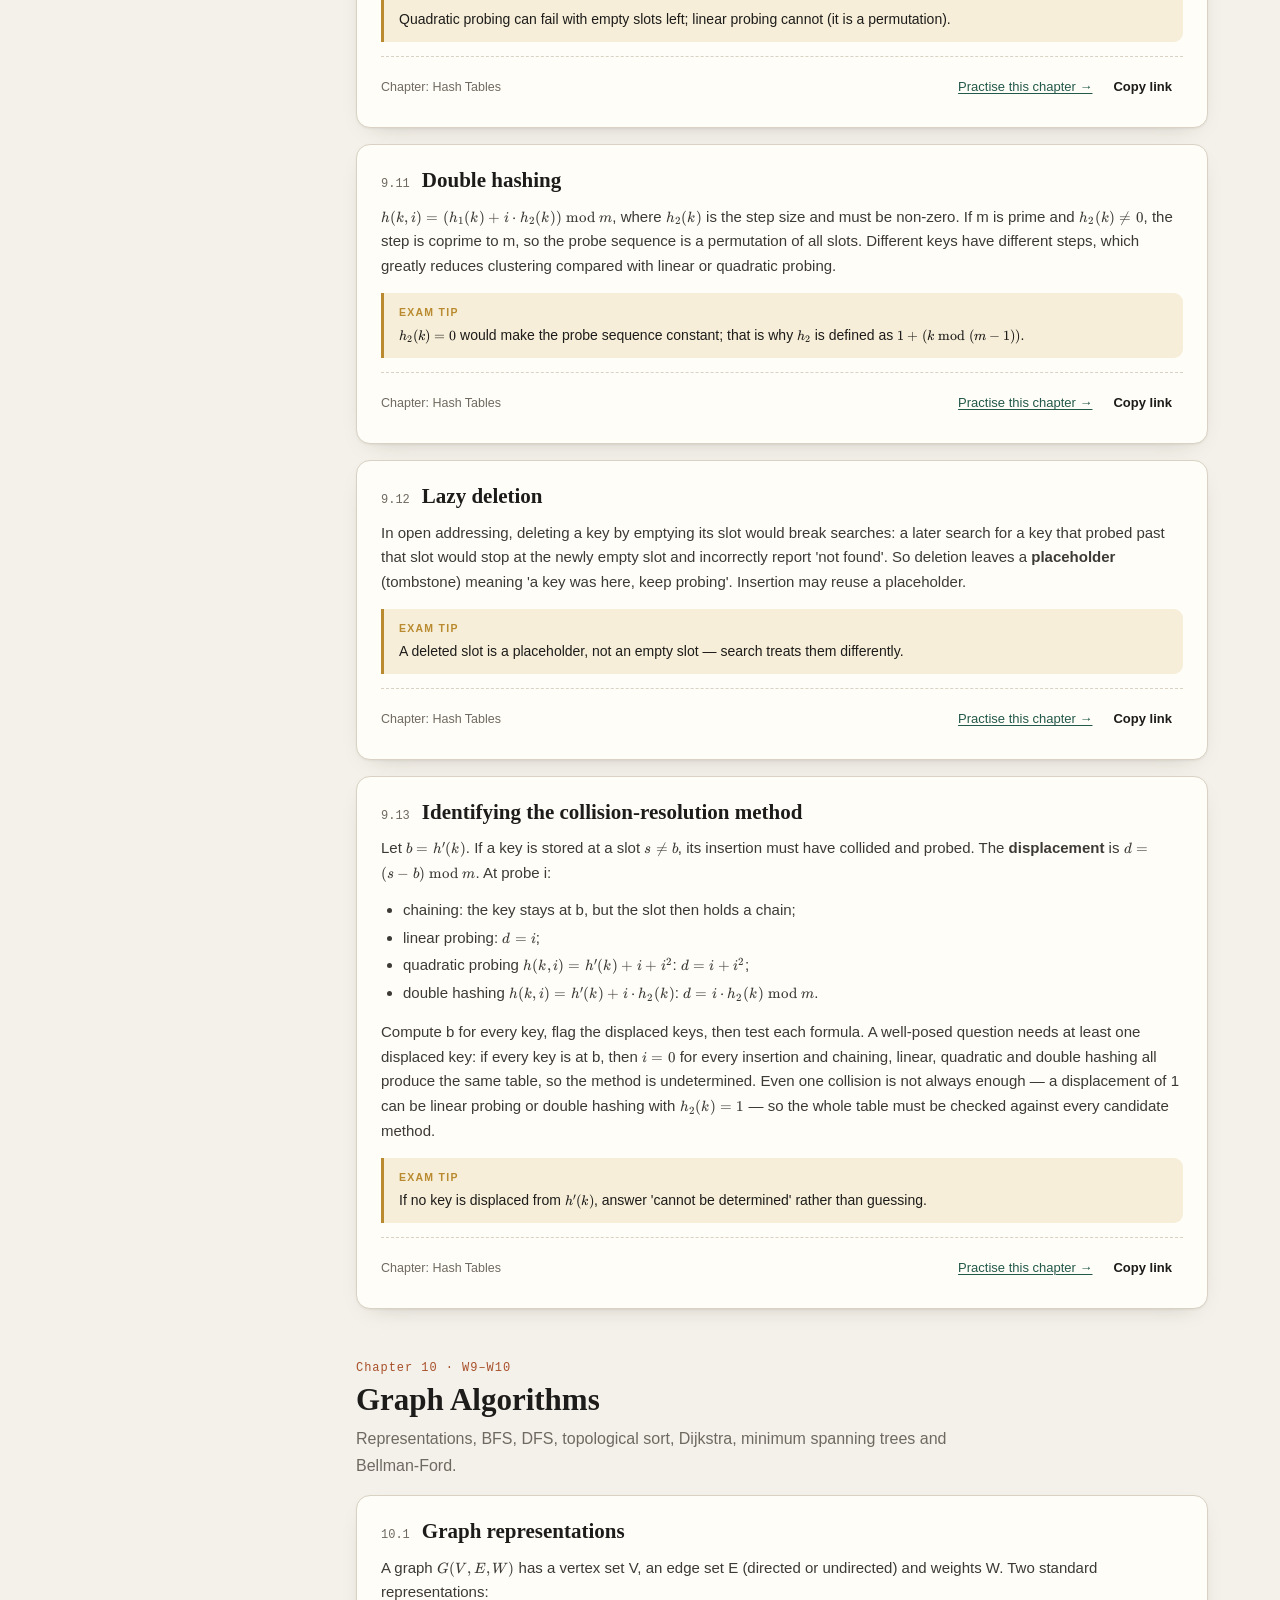
<file: notes.html>
<!doctype html>
<html lang="en" data-lang="en" data-theme="light">
<head>
  <meta charset="utf-8">
  <meta name="viewport" content="width=device-width, initial-scale=1">
  <meta name="description" content="Bilingual COMP3600/6466 Algorithms notes for Weeks 7–12: BST, AVL, heaps, hashing, graphs, greedy and dynamic programming.">
  <title>Notes · COMP3600/6466 Algorithms</title>
  <link rel="icon" href="favicon.svg" type="image/svg+xml">
  <link rel="stylesheet" href="assets/vendor/katex/katex.min.css?v=4">
  <link rel="stylesheet" href="assets/css/style.css?v=4">
  <script defer src="assets/vendor/katex/katex.min.js?v=4"></script>
  <script defer src="assets/js/common.js?v=4"></script>
  <script defer src="assets/js/notes.js?v=4"></script>
</head>
<body>
  <div id="site-header"></div>
  <main>
    <div class="wrap notes-layout">
      <aside class="sidebar" id="sidebar"></aside>
      <div class="notes-main" id="notes-main"></div>
    </div>
  </main>
  <footer id="site-footer"></footer>
</body>
</html>
</file>
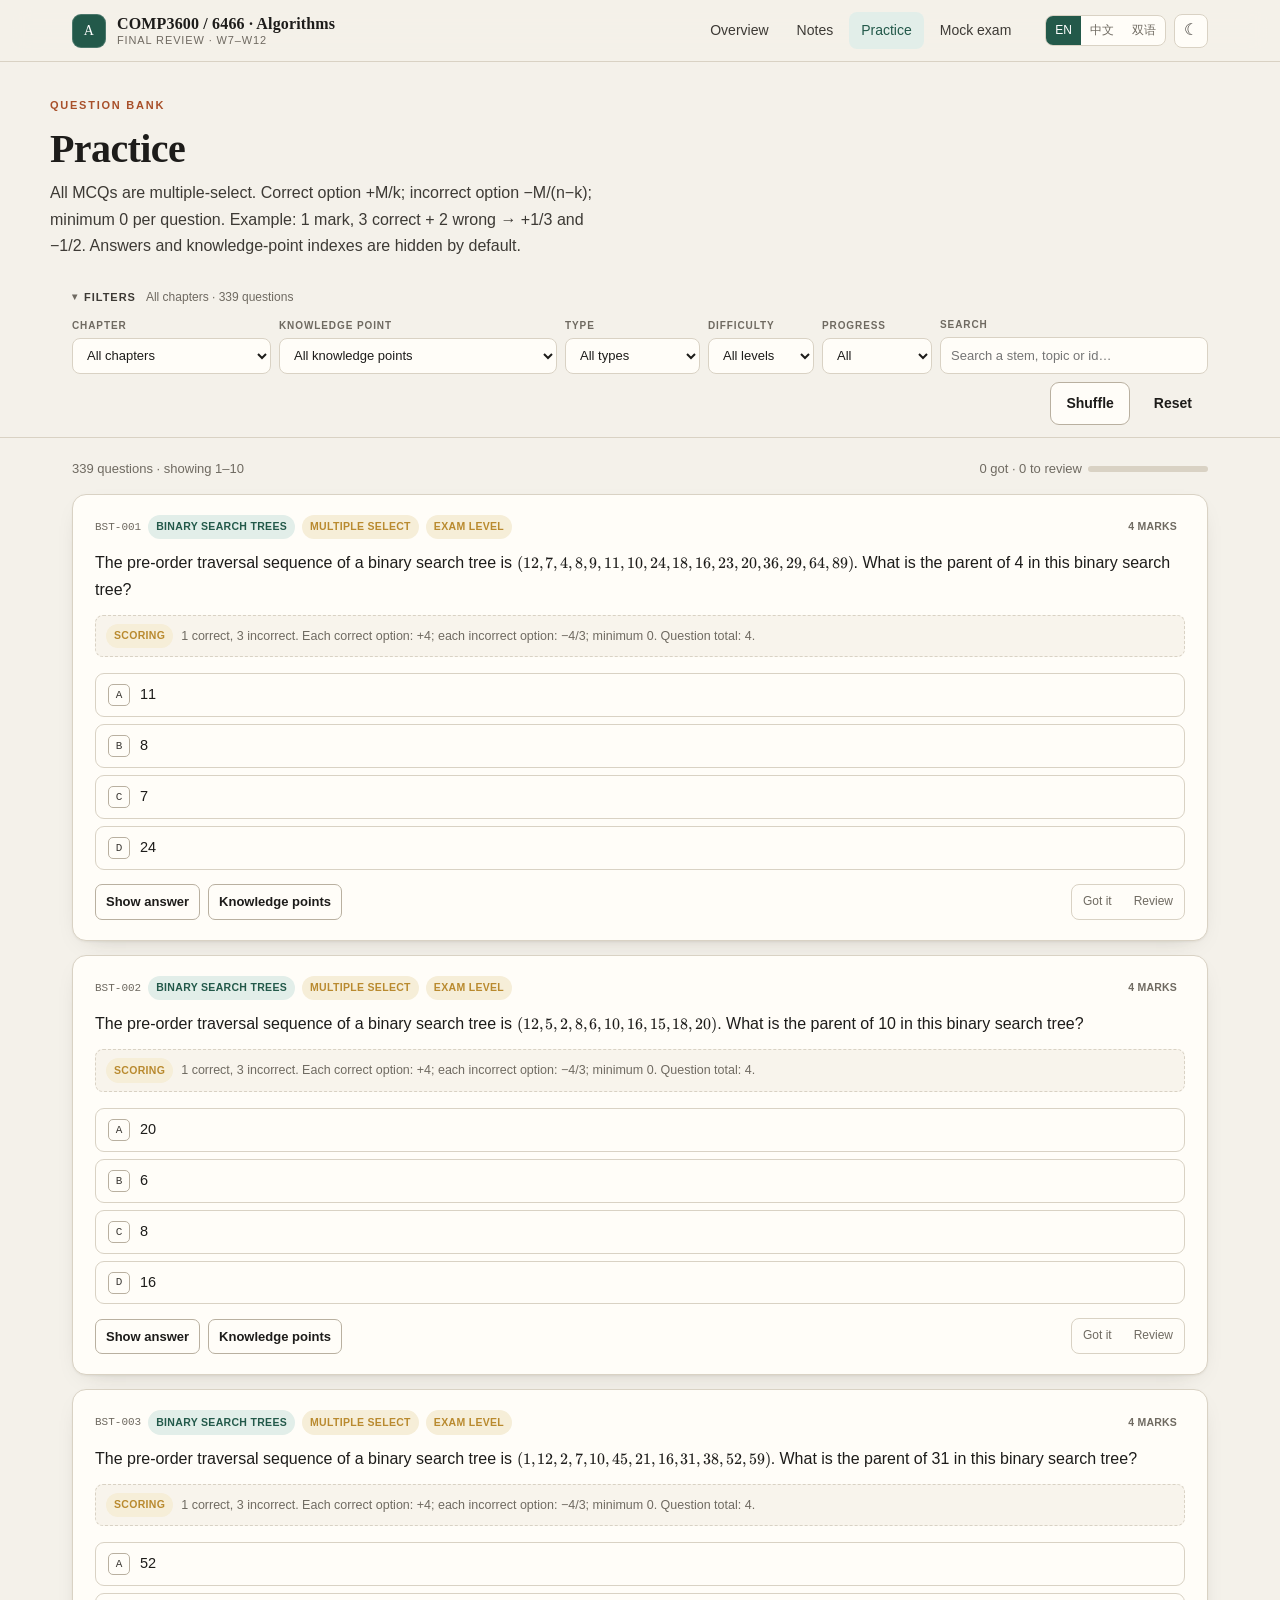
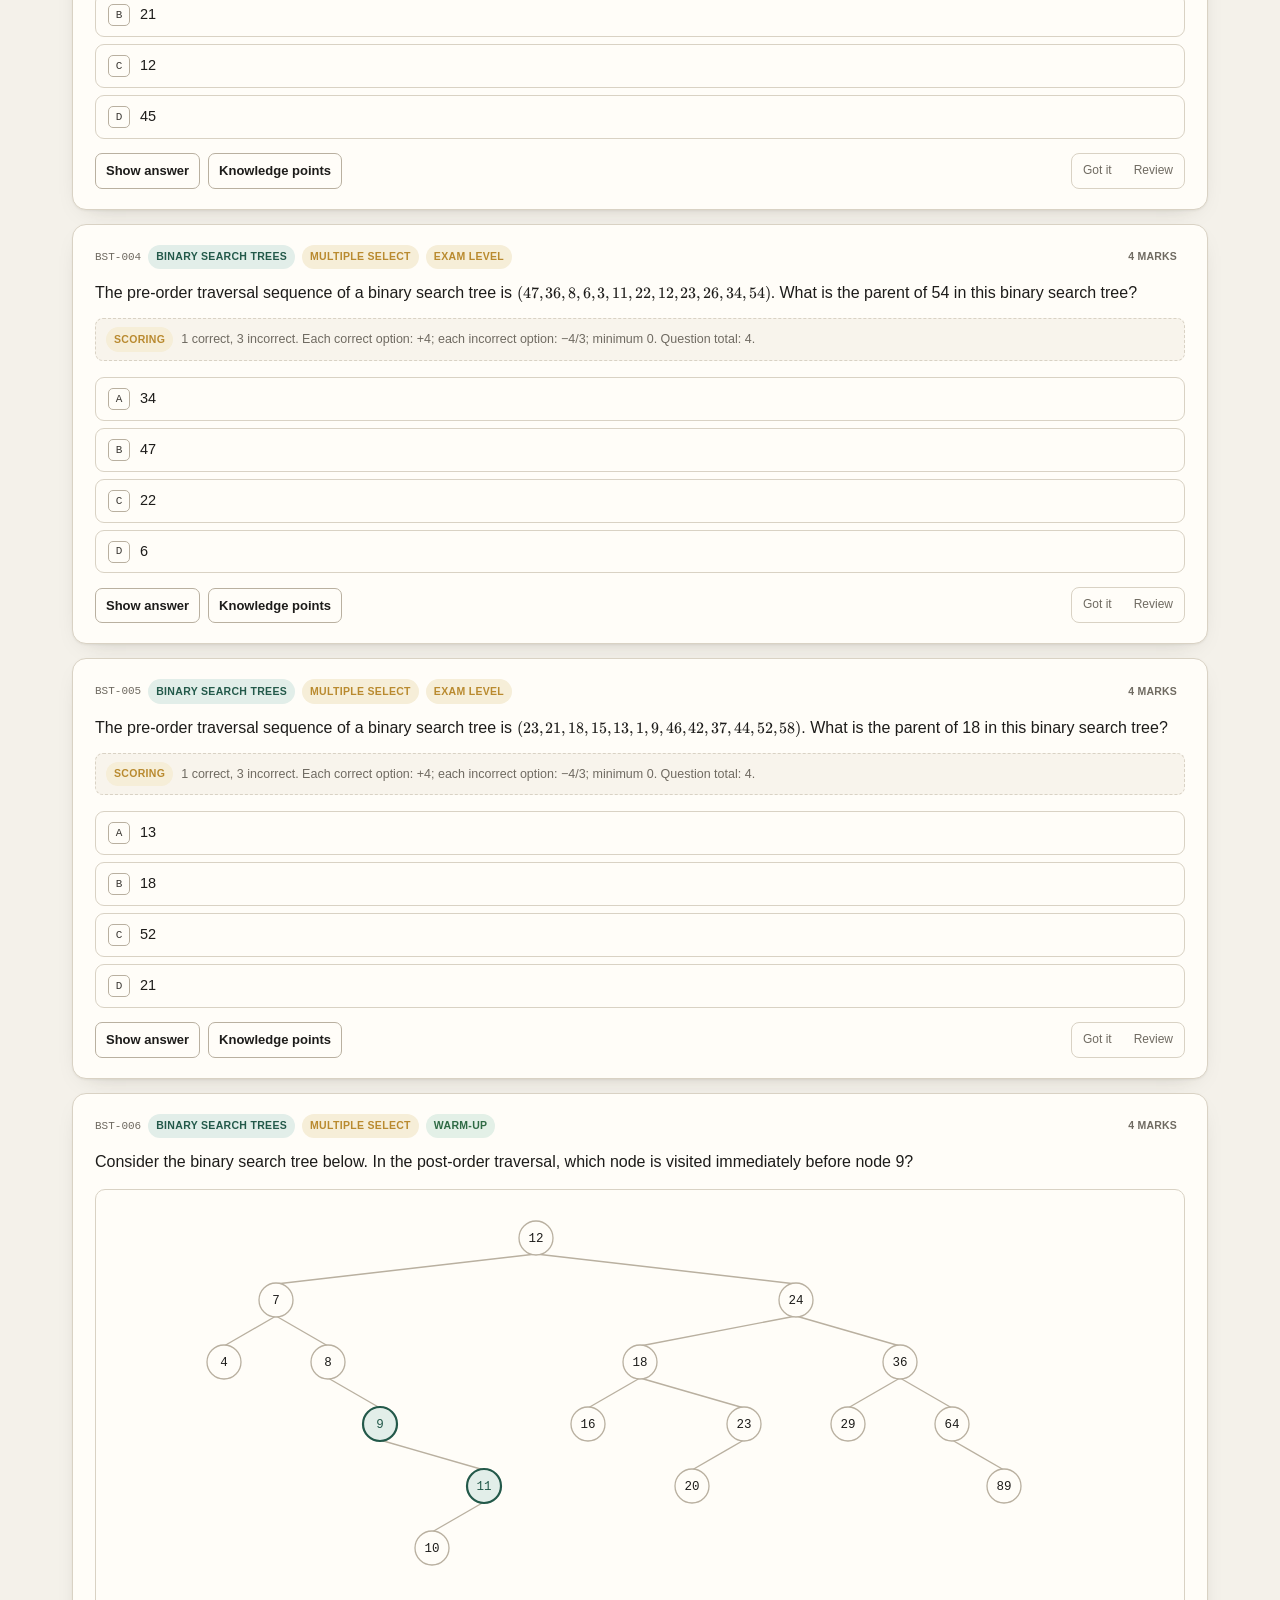
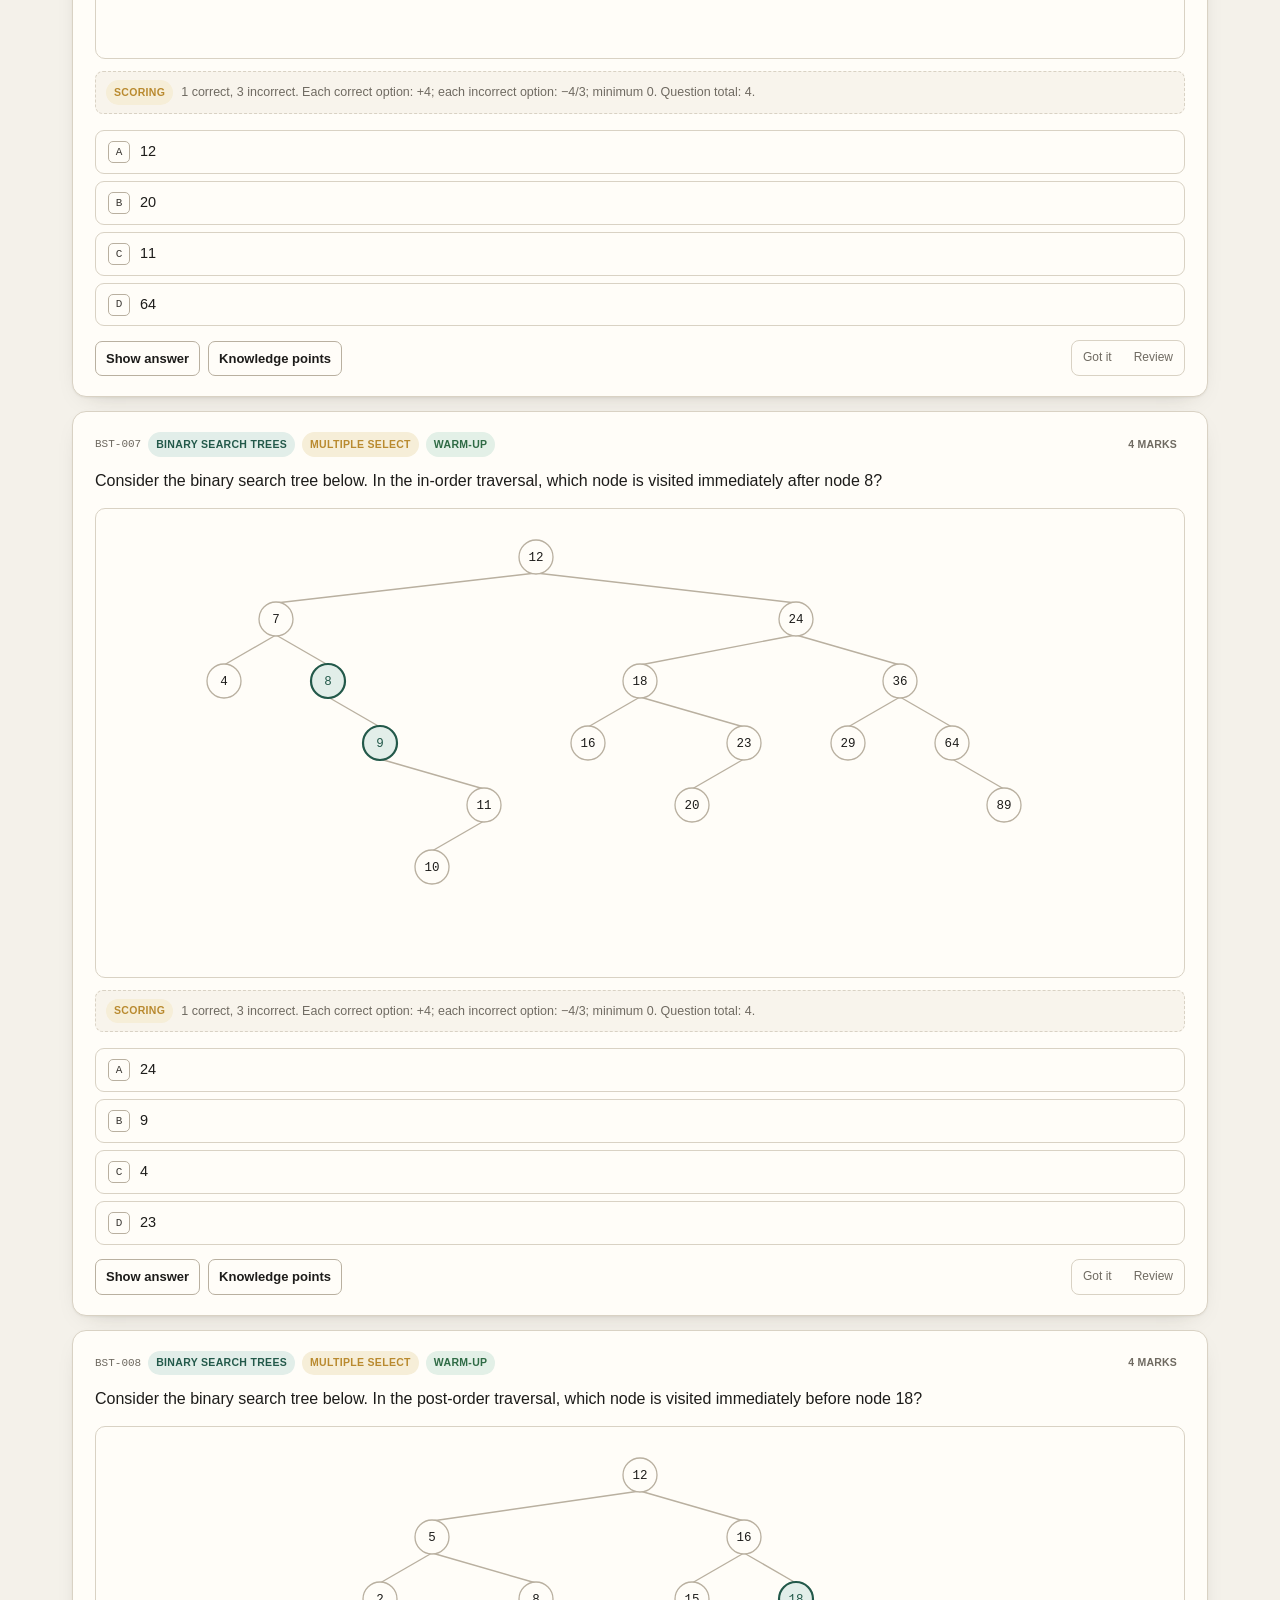
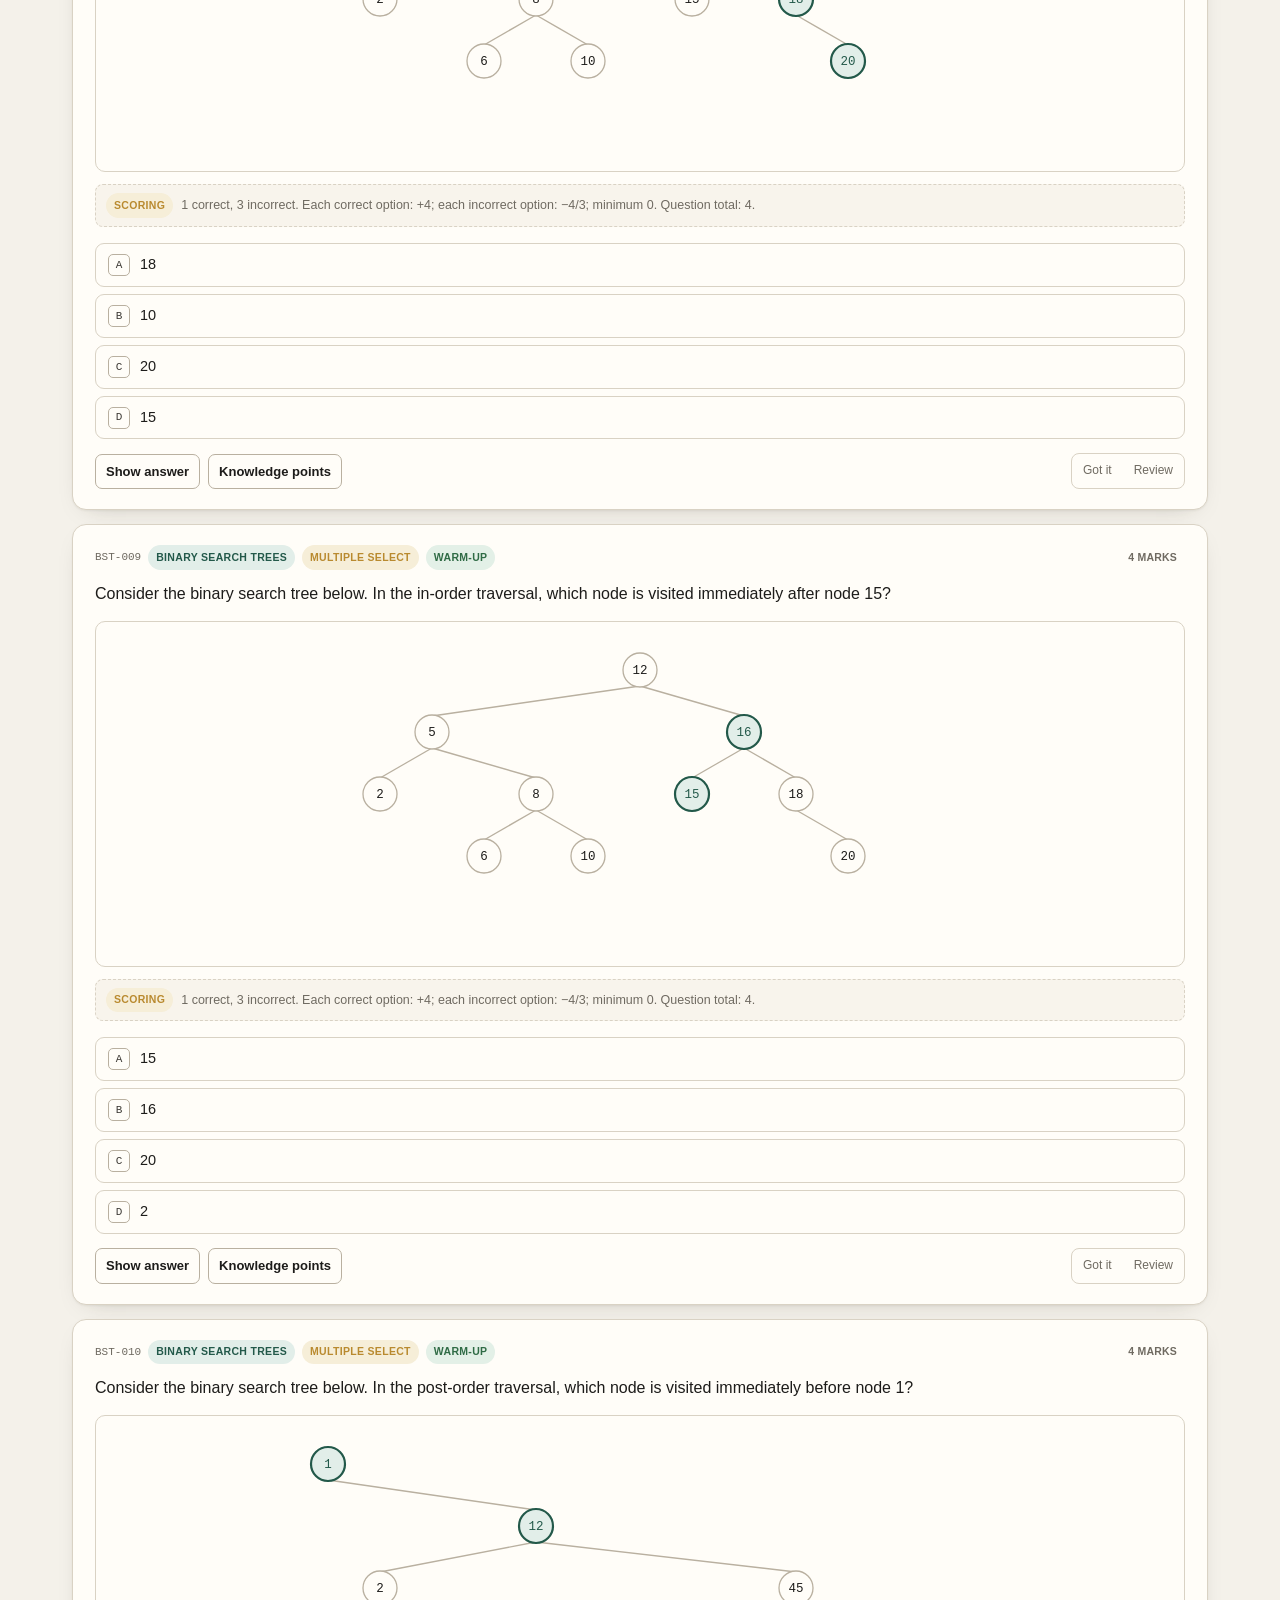
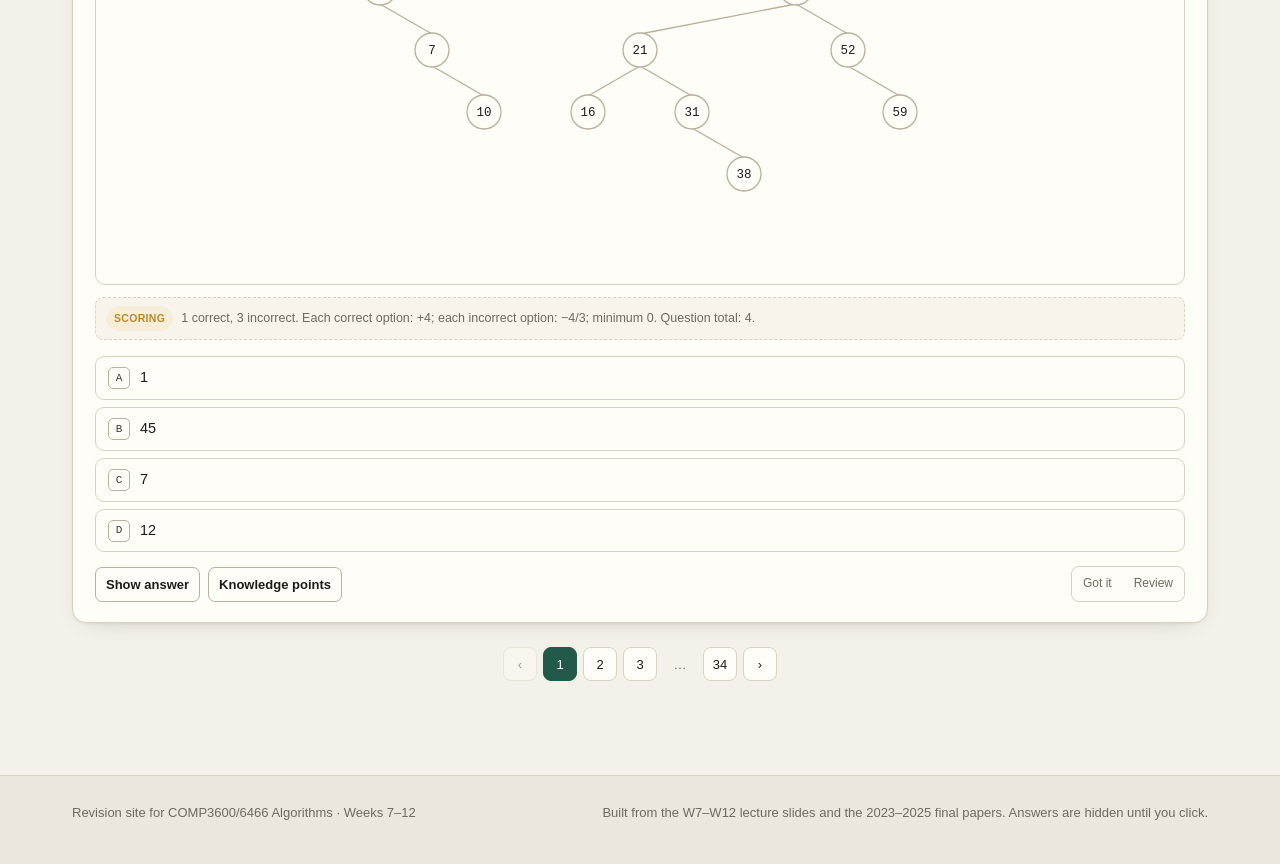
<file: practice.html>
<!doctype html>
<html lang="en" data-lang="en" data-theme="light">
<head>
  <meta charset="utf-8">
  <meta name="viewport" content="width=device-width, initial-scale=1">
  <meta name="description" content="339 exam-style COMP3600/6466 practice questions with hidden answers and knowledge-point indexes.">
  <title>Practice · COMP3600/6466 Algorithms</title>
  <link rel="icon" href="favicon.svg" type="image/svg+xml">
  <link rel="stylesheet" href="assets/vendor/katex/katex.min.css?v=4">
  <link rel="stylesheet" href="assets/css/style.css?v=4">
  <script defer src="assets/vendor/katex/katex.min.js?v=4"></script>
  <script defer src="assets/js/common.js?v=4"></script>
  <script defer src="assets/js/practice.js?v=4"></script>
</head>
<body>
  <div id="site-header"></div>
  <main>
    <div class="wrap page-head">
      <div class="eyebrow" id="practice-eyebrow">Question bank</div>
      <h1 id="practice-title" style="font-size:clamp(28px,3.4vw,40px);margin-bottom:6px">Practice</h1>
      <p class="lead" id="practice-lead" style="font-size:16px"></p>
    </div>
    <div class="toolbar" id="filter-toolbar">
      <div class="wrap">
        <div class="filter-head">
          <button class="filter-toggle" id="btn-filter-toggle" type="button" aria-expanded="true" aria-controls="filter-fields">
            <span class="filter-chev" aria-hidden="true">▾</span>
            <span id="filter-toggle-label">Filters</span>
          </button>
          <span class="filter-summary" id="filter-summary"></span>
        </div>
        <div class="toolbar-row" id="filter-fields">
          <div class="field"><label for="f-ch" id="lbl-ch">Chapter</label><select class="select" id="f-ch"></select></div>
          <div class="field kp-field"><label for="f-kp" id="lbl-kp">Knowledge point</label>
            <select class="select" id="f-kp"><option value="all">All knowledge points</option></select>
          </div>
          <div class="field"><label for="f-type" id="lbl-type">Type</label>
            <select class="select" id="f-type">
              <option value="all">All types</option>
              <option value="multi">Multiple select</option>
              <option value="workout">Problem solving</option>
            </select>
          </div>
          <div class="field"><label for="f-diff" id="lbl-diff">Difficulty</label>
            <select class="select" id="f-diff">
              <option value="all">All levels</option>
              <option value="1">Warm-up</option>
              <option value="2">Exam level</option>
              <option value="3">Challenge</option>
            </select>
          </div>
          <div class="field"><label for="f-status" id="lbl-status">Progress</label>
            <select class="select" id="f-status">
              <option value="all">All</option>
              <option value="got">Got it</option>
              <option value="review">Review</option>
              <option value="unseen">Not marked</option>
            </select>
          </div>
          <div class="field search-field"><label for="f-q" id="lbl-q">Search</label>
            <input class="input search" id="f-q" type="search" placeholder="Search a stem, topic or id…">
          </div>
          <div class="toolbar-actions">
            <button class="btn" id="btn-shuffle" type="button">Shuffle</button>
            <button class="btn ghost" id="btn-reset" type="button">Reset</button>
          </div>
        </div>
      </div>
    </div>
    <div class="wrap">
      <div class="result-line">
        <span id="result-count"></span>
        <span class="progress-pill"><span id="progress-text"></span>
          <span class="progress-track"><span id="progress-fill" style="width:0%"></span></span>
        </span>
      </div>
      <div id="list"></div>
      <div id="pager" class="pager"></div>
    </div>
  </main>
  <footer id="site-footer"></footer>
</body>
</html>
</file>
<file: assets/css/style.css>
/* COMP3600/6466 Final Review — visual system */
:root {
  --bg: #f4f1ea;
  --bg-alt: #ece7dd;
  --surface: #fffdf8;
  --surface-2: #f8f4ec;
  --ink: #1d1c1a;
  --ink-2: #3d3a35;
  --muted: #6f6a61;
  --line: #d9d2c4;
  --line-strong: #b9b0a0;
  --accent: #23594a;
  --accent-2: #2e6f5c;
  --accent-soft: #e2eee9;
  --warm: #a8502a;
  --warm-soft: #f6e5da;
  --gold: #b98a2f;
  --gold-soft: #f6eed8;
  --ok: #2f6b45;
  --ok-soft: #e3f0e7;
  --bad: #9c3b31;
  --bad-soft: #f6e2df;
  --shadow: 0 1px 2px rgba(40, 33, 20, .05), 0 8px 24px -16px rgba(40, 33, 20, .35);
  --radius: 14px;
  --radius-sm: 9px;
  --serif: "Iowan Old Style", "Palatino Linotype", Palatino, Georgia, "Songti SC", "Noto Serif SC", serif;
  --sans: -apple-system, BlinkMacSystemFont, "Segoe UI", "PingFang SC", "Hiragino Sans GB", "Noto Sans SC", Roboto, sans-serif;
  --mono: "SFMono-Regular", ui-monospace, Menlo, Consolas, "Liberation Mono", monospace;
  --maxw: 1180px;
}

[data-theme="dark"] {
  --bg: #14171a;
  --bg-alt: #101315;
  --surface: #1b2025;
  --surface-2: #20262c;
  --ink: #e9e4da;
  --ink-2: #cfc8bb;
  --muted: #9a9489;
  --line: #303840;
  --line-strong: #46515c;
  --accent: #82c7ac;
  --accent-2: #9ad8bf;
  --accent-soft: #1f3730;
  --warm: #e59a6e;
  --warm-soft: #38251c;
  --gold: #d9b46a;
  --gold-soft: #332b1b;
  --ok: #8fd0a6;
  --ok-soft: #1d3225;
  --bad: #e59a8f;
  --bad-soft: #3a2320;
  --shadow: 0 1px 2px rgba(0, 0, 0, .3), 0 12px 30px -20px rgba(0, 0, 0, .8);
}

* { box-sizing: border-box; }
html { scroll-behavior: smooth; scroll-padding-top: calc(var(--topbar-h, 64px) + 24px); }
body {
  margin: 0;
  background:
    radial-gradient(1200px 500px at 85% -10%, rgba(35, 89, 74, .07), transparent 60%),
    var(--bg);
  color: var(--ink);
  font-family: var(--sans);
  font-size: 16px;
  line-height: 1.65;
  -webkit-font-smoothing: antialiased;
}
a { color: var(--accent); text-decoration-thickness: 1px; text-underline-offset: 2px; }
a:hover { color: var(--accent-2); }
img, svg { max-width: 100%; }
button, input, select { font: inherit; color: inherit; }
::selection { background: var(--accent-soft); }

/* ---------- chrome ---------- */
.topbar {
  position: sticky; top: 0; z-index: 50;
  backdrop-filter: blur(14px) saturate(1.2);
  background: color-mix(in srgb, var(--bg) 82%, transparent);
  border-bottom: 1px solid var(--line);
}
.topbar-inner {
  max-width: var(--maxw); margin: 0 auto; padding: 12px 22px;
  display: flex; align-items: center; gap: 22px;
}
.brand { display: flex; align-items: center; gap: 11px; text-decoration: none; color: var(--ink); flex: 1 1 auto; min-width: 0; }
.brand-mark {
  width: 34px; height: 34px; border-radius: 9px; flex: none;
  background: var(--accent); color: #fff; display: grid; place-items: center;
  font-family: var(--serif); font-size: 14px; letter-spacing: .02em;
  box-shadow: inset 0 0 0 1px rgba(255,255,255,.18);
}
[data-theme="dark"] .brand-mark { color: #10231c; }
.brand-text { display: flex; flex-direction: column; line-height: 1.2; min-width: 0; }
.brand-title { font-family: var(--serif); font-size: 16px; font-weight: 600; letter-spacing: .01em; white-space: nowrap; overflow: hidden; text-overflow: ellipsis; }
.brand-sub { font-size: 11px; color: var(--muted); letter-spacing: .08em; text-transform: uppercase; white-space: nowrap; }
.nav { display: flex; align-items: center; gap: 4px; }
.nav a {
  padding: 7px 12px; border-radius: 8px; text-decoration: none; color: var(--ink-2);
  font-size: 14px; font-weight: 500; white-space: nowrap;
}
.nav a:hover { background: var(--surface-2); color: var(--ink); }
.nav a.active { color: var(--accent); background: var(--accent-soft); }
.tools { display: flex; align-items: center; gap: 8px; }
.lang-switch {
  display: inline-flex; border: 1px solid var(--line); border-radius: 8px; overflow: hidden;
  background: var(--surface);
}
.lang-switch button {
  border: 0; background: transparent; padding: 5px 9px; font-size: 12px; cursor: pointer; color: var(--muted);
}
.lang-switch button.on { background: var(--accent); color: #fff; }
[data-theme="dark"] .lang-switch button.on { color: #10231c; }
.icon-btn {
  width: 34px; height: 34px; border-radius: 8px; border: 1px solid var(--line);
  background: var(--surface); cursor: pointer; display: grid; place-items: center; color: var(--ink-2);
}
.icon-btn:hover { border-color: var(--line-strong); }

/* ---------- layout ---------- */
.wrap { max-width: var(--maxw); margin: 0 auto; padding: 0 22px; }
main { min-height: 60vh; padding-bottom: 70px; }
.site-footer {
  border-top: 1px solid var(--line); padding: 26px 0 40px; color: var(--muted); font-size: 13px;
  background: var(--bg-alt);
}
.site-footer .wrap { display: flex; flex-wrap: wrap; gap: 10px 26px; justify-content: space-between; }

/* ---------- typography ---------- */
h1, h2, h3, h4 { font-family: var(--serif); font-weight: 600; line-height: 1.25; color: var(--ink); }
h1 { font-size: clamp(30px, 4vw, 48px); margin: 0 0 14px; letter-spacing: -.015em; }
h2 { font-size: clamp(23px, 2.6vw, 31px); margin: 0 0 10px; }
h3 { font-size: 20px; margin: 0 0 8px; }
h4 { font-size: 17px; margin: 18px 0 6px; }
p { margin: 0 0 12px; }
.lead { font-size: 18px; color: var(--ink-2); max-width: 64ch; }
.eyebrow { font-size: 11px; letter-spacing: .16em; text-transform: uppercase; color: var(--warm); font-weight: 700; margin-bottom: 10px; }
.muted { color: var(--muted); }
.small { font-size: 13px; }
.mono { font-family: var(--mono); font-size: .9em; }
hr.rule { border: 0; border-top: 1px solid var(--line); margin: 30px 0; }

code {
  font-family: var(--mono); font-size: .88em; background: var(--surface-2);
  border: 1px solid var(--line); border-radius: 5px; padding: 1px 5px;
}
pre {
  background: var(--surface-2); border: 1px solid var(--line); border-radius: 10px;
  padding: 14px 16px; overflow-x: auto; line-height: 1.5; margin: 0 0 14px;
}
pre code { background: none; border: 0; padding: 0; font-size: 13px; }
blockquote {
  margin: 0 0 14px; padding: 10px 16px; border-left: 3px solid var(--gold);
  background: var(--gold-soft); border-radius: 0 8px 8px 0; color: var(--ink-2);
}
blockquote p:last-child { margin-bottom: 0; }
ul, ol { margin: 0 0 14px; padding-left: 22px; }
li { margin: 3px 0; }
table {
  width: 100%; border-collapse: collapse; margin: 0 0 16px; font-size: 14px;
  background: var(--surface); border: 1px solid var(--line); border-radius: 8px; overflow: hidden;
}
th, td { text-align: left; padding: 8px 11px; border-bottom: 1px solid var(--line); vertical-align: top; }
th { background: var(--surface-2); font-weight: 600; font-size: 12px; letter-spacing: .04em; text-transform: uppercase; color: var(--muted); }
tr:last-child td { border-bottom: 0; }
.math-display { margin: 12px 0 16px; overflow-x: auto; overflow-y: hidden; }
.math-display .katex-display { margin: 0; }
.katex { font-size: 1.03em; }
.formula {
  font-family: var(--mono); font-size: 14px; background: var(--surface-2);
  border: 1px solid var(--line); border-left: 3px solid var(--accent);
  border-radius: 8px; padding: 12px 14px; margin: 0 0 14px; overflow-x: auto; white-space: pre-wrap;
}

/* ---------- hero ---------- */
.hero { padding: 54px 0 26px; position: relative; }
.hero-grid { display: grid; grid-template-columns: minmax(0, 1.35fr) minmax(0, .85fr); gap: 44px; align-items: end; }
.hero h1 .accent { color: var(--accent); font-style: italic; white-space: nowrap; }
.hero-actions { display: flex; flex-wrap: wrap; gap: 10px; margin-top: 22px; }
.hero-card {
  background: var(--surface); border: 1px solid var(--line); border-radius: var(--radius);
  padding: 20px 22px; box-shadow: var(--shadow);
}
.hero-card h3 { font-size: 16px; margin-bottom: 6px; }
.exam-spec { list-style: none; padding: 0; margin: 0; }
.exam-spec li { display: flex; justify-content: space-between; gap: 14px; padding: 7px 0; border-bottom: 1px dashed var(--line); font-size: 14px; }
.exam-spec li:last-child { border-bottom: 0; }
.exam-spec b { font-family: var(--mono); font-weight: 600; }
.stats { display: grid; grid-template-columns: repeat(4, 1fr); gap: 12px; margin: 26px 0 10px; }
.stat {
  background: var(--surface); border: 1px solid var(--line); border-radius: var(--radius-sm);
  padding: 14px 16px; box-shadow: var(--shadow);
}
.stat .num { font-family: var(--serif); font-size: 30px; line-height: 1; color: var(--accent); }
.stat .lbl { font-size: 11px; letter-spacing: .08em; text-transform: uppercase; color: var(--muted); margin-top: 7px; }

/* ---------- buttons ---------- */
.btn {
  display: inline-flex; align-items: center; justify-content: center; gap: 7px;
  border-radius: 9px; border: 1px solid var(--line-strong); background: var(--surface);
  color: var(--ink); padding: 9px 15px; font-size: 14px; font-weight: 550; cursor: pointer;
  text-decoration: none; transition: transform .08s ease, background .15s ease, border-color .15s ease;
}
.btn:hover { background: var(--surface-2); border-color: var(--ink-2); color: var(--ink); }
.btn:active { transform: translateY(1px); }
.btn.primary { background: var(--accent); border-color: var(--accent); color: #fff; }
[data-theme="dark"] .btn.primary { color: #10231c; }
.btn.primary:hover { background: var(--accent-2); border-color: var(--accent-2); }
.btn.ghost { border-color: transparent; background: transparent; }
.btn.ghost:hover { background: var(--surface-2); }
.btn.sm { padding: 6px 10px; font-size: 13px; border-radius: 7px; }
.btn[aria-expanded="true"] { background: var(--accent-soft); border-color: var(--accent); color: var(--accent); }
.btn:disabled { opacity: .45; cursor: not-allowed; }
.btn-row { display: flex; flex-wrap: wrap; gap: 8px; align-items: center; }

/* ---------- chapter cards ---------- */
.section-head { display: flex; align-items: end; justify-content: space-between; gap: 16px; margin: 46px 0 16px; }
.section-head h2 { margin: 0; }
.chapter-grid { display: grid; grid-template-columns: repeat(3, minmax(0, 1fr)); gap: 14px; }
.chapter-card {
  position: relative; background: var(--surface); border: 1px solid var(--line);
  border-radius: var(--radius); padding: 18px 19px 16px; box-shadow: var(--shadow);
  display: flex; flex-direction: column; gap: 8px; transition: transform .12s ease, border-color .12s ease;
}
.chapter-card:hover { transform: translateY(-2px); border-color: var(--line-strong); }
.chapter-card .week { font-size: 11px; letter-spacing: .1em; text-transform: uppercase; color: var(--warm); font-weight: 700; }
.chapter-card h3 { margin: 0; font-size: 19px; }
.chapter-card p { margin: 0; font-size: 13.5px; color: var(--muted); }
.chapter-card .meta { display: flex; gap: 12px; font-size: 12px; color: var(--muted); margin-top: auto; padding-top: 8px; }
.chapter-card .meta b { color: var(--ink); font-weight: 600; }
.chapter-links { display: flex; gap: 8px; margin-top: 10px; }
.chapter-links a { font-size: 12.5px; font-weight: 600; text-decoration: none; }
.chapter-badge {
  position: absolute; right: 16px; top: 16px; width: 30px; height: 30px; border-radius: 50%;
  border: 1px solid var(--line); display: grid; place-items: center; font-family: var(--serif);
  font-size: 13px; color: var(--muted); background: var(--surface-2);
}

/* ---------- generic panels ---------- */
.panel { background: var(--surface); border: 1px solid var(--line); border-radius: var(--radius); padding: 20px 22px; box-shadow: var(--shadow); }
.panel + .panel { margin-top: 14px; }
.callout { border-left: 3px solid var(--accent); background: var(--accent-soft); padding: 11px 15px; border-radius: 0 9px 9px 0; font-size: 14px; margin: 14px 0 0; }
.callout.warm { border-color: var(--warm); background: var(--warm-soft); }
.callout.gold { border-color: var(--gold); background: var(--gold-soft); }
.callout .label { display: block; font-size: 10.5px; letter-spacing: .12em; text-transform: uppercase; font-weight: 700; color: var(--accent); margin-bottom: 3px; }
.callout.warm .label { color: var(--warm); }
.callout.gold .label { color: var(--gold); }
.callout p:last-child { margin-bottom: 0; }

/* ---------- notes ---------- */
.notes-layout { display: grid; grid-template-columns: 250px minmax(0, 1fr); gap: 34px; align-items: start; padding-top: 30px; }
.sidebar { position: sticky; top: calc(var(--topbar-h, 64px) + 18px); max-height: calc(100vh - 100px); overflow: auto; padding-right: 6px; }
.sidebar h4 { font-family: var(--sans); font-size: 11px; letter-spacing: .13em; text-transform: uppercase; color: var(--muted); margin: 0 0 8px; }
.side-list { list-style: none; padding: 0; margin: 0 0 20px; }
.side-list a {
  display: flex; align-items: center; justify-content: space-between; gap: 8px;
  text-decoration: none; color: var(--ink-2); font-size: 13.5px; padding: 7px 9px; border-radius: 7px;
}
.side-list a:hover { background: var(--surface-2); color: var(--ink); }
.side-list a.active { background: var(--accent-soft); color: var(--accent); font-weight: 600; }
.side-list .count { font-size: 11px; color: var(--muted); }
.side-search { width: 100%; margin-bottom: 16px; }

.notes-main { min-width: 0; }
.notes-hero { padding: 8px 0 20px; border-bottom: 1px solid var(--line); margin-bottom: 10px; }
.chapter-block { padding-top: 34px; }
.chapter-block > .ch-head { margin-bottom: 16px; }
.ch-head .num { font-family: var(--mono); font-size: 12px; color: var(--warm); letter-spacing: .08em; }
.ch-head h2 { margin: 3px 0 6px; }
.kp {
  background: var(--surface); border: 1px solid var(--line); border-radius: var(--radius);
  padding: 22px 24px; margin-bottom: 16px; box-shadow: var(--shadow); scroll-margin-top: 90px;
}
.kp-head { display: flex; align-items: baseline; gap: 12px; margin-bottom: 10px; }
.kp-num { font-family: var(--mono); font-size: 12px; color: var(--muted); flex: none; }
.kp h3 { margin: 0; font-size: 21px; }
.kp .body { font-size: 15px; color: var(--ink-2); }
.kp .body p:last-child { margin-bottom: 0; }
.kp-foot { display: flex; flex-wrap: wrap; align-items: center; gap: 10px; margin-top: 14px; padding-top: 12px; border-top: 1px dashed var(--line); font-size: 12.5px; }
.kp-foot .spacer { flex: 1; }
.bi .lang + .lang { margin-top: 14px; padding-top: 14px; border-top: 1px dashed var(--line); }
.lang-tag { display: inline-block; font-size: 10px; letter-spacing: .1em; text-transform: uppercase; color: var(--muted); margin-bottom: 4px; }
[data-lang="en"] .lang-zh, [data-lang="zh"] .lang-en { display: none; }
[data-lang="both"] .lang-zh { color: var(--ink-2); }

/* ---------- practice ---------- */
.page-head { padding: 34px 0 6px; }
.toolbar {
  position: sticky; top: var(--topbar-h, 64px); z-index: 30; background: color-mix(in srgb, var(--bg) 94%, transparent);
  backdrop-filter: blur(10px); border-bottom: 1px solid var(--line); padding: 8px 0 12px; margin-bottom: 20px;
  transition: padding .18s ease;
}
.filter-head { display: flex; align-items: center; gap: 10px; margin: 0 0 8px; min-height: 24px; }
.filter-toggle {
  border: 0; background: none; padding: 2px 0; font: inherit; cursor: pointer;
  font-size: 11px; font-weight: 700; letter-spacing: .09em; text-transform: uppercase; color: var(--ink-2);
  display: inline-flex; align-items: center; gap: 6px;
}
.filter-toggle:hover { color: var(--accent); }
.filter-toggle:focus-visible { outline: 2px solid var(--accent); outline-offset: 3px; border-radius: 4px; }
.filter-chev { display: inline-block; font-size: 10px; color: var(--muted); transition: transform .18s ease; }
.toolbar.collapsed .filter-chev { transform: rotate(-90deg); }
.filter-summary { min-width: 0; flex: 1 1 auto; font-size: 12px; color: var(--muted); white-space: nowrap; overflow: hidden; text-overflow: ellipsis; }
.toolbar.collapsed { padding: 5px 0 6px; }
.toolbar.collapsed .filter-head { margin-bottom: 0; }
.toolbar-row {
  display: flex; flex-wrap: wrap; gap: 8px; align-items: center;
  max-height: 600px; opacity: 1; visibility: visible;
  transition: max-height .2s ease, opacity .16s ease, visibility .16s ease, margin .2s ease;
}
.toolbar.collapsed .toolbar-row { max-height: 0; opacity: 0; visibility: hidden; overflow: hidden; margin: 0; padding: 0; }
.field.kp-field { flex: 1 1 230px; min-width: 180px; }
.field.kp-field .select { width: 100%; }
.field.search-field { flex: 1 1 220px; min-width: 180px; }
.field.search-field .input { width: 100%; }
.field { display: flex; flex-direction: column; gap: 3px; }
.field label { font-size: 10px; letter-spacing: .09em; text-transform: uppercase; color: var(--muted); font-weight: 600; }
.select, .input {
  background: var(--surface); border: 1px solid var(--line); border-radius: 8px;
  padding: 7px 10px; font-size: 13px; min-height: 36px; outline: none;
}
.select:focus, .input:focus { border-color: var(--accent); box-shadow: 0 0 0 3px var(--accent-soft); }
.input.search { min-width: 210px; }
.toolbar .spacer { flex: 1; }
.toolbar-actions { display: flex; gap: 8px; align-items: center; margin-left: auto; }
.result-line { display: flex; flex-wrap: wrap; gap: 10px; align-items: center; justify-content: space-between; margin: 6px 0 14px; font-size: 13px; color: var(--muted); }
.progress-pill { display: inline-flex; align-items: center; gap: 6px; }
.progress-track { width: 120px; height: 6px; background: var(--line); border-radius: 4px; overflow: hidden; }
.progress-track > span { display: block; height: 100%; background: var(--accent); border-radius: 4px; }

.qcard {
  background: var(--surface); border: 1px solid var(--line); border-radius: var(--radius);
  padding: 20px 22px; margin-bottom: 14px; box-shadow: var(--shadow); scroll-margin-top: 110px;
}
.qcard.status-got { border-left: 3px solid var(--ok); }
.qcard.status-review { border-left: 3px solid var(--warm); }
.qhead { display: flex; flex-wrap: wrap; gap: 7px; align-items: center; margin-bottom: 11px; }
.qid { font-family: var(--mono); font-size: 11px; color: var(--muted); }
.badge {
  display: inline-flex; align-items: center; gap: 4px; font-size: 10.5px; font-weight: 650;
  letter-spacing: .03em; padding: 2.5px 7px; border-radius: 999px;
  border: 1px solid var(--line); background: var(--surface-2); color: var(--ink-2); text-transform: uppercase;
}
.badge.ch { background: var(--accent-soft); color: var(--accent); border-color: transparent; }
.badge.type { background: var(--gold-soft); color: var(--gold); border-color: transparent; }
.badge.diff1 { background: var(--ok-soft); color: var(--ok); border-color: transparent; }
.badge.diff2 { background: var(--gold-soft); color: var(--gold); border-color: transparent; }
.badge.diff3 { background: var(--warm-soft); color: var(--warm); border-color: transparent; }
.badge.marks { margin-left: auto; background: transparent; color: var(--muted); border-color: transparent; letter-spacing: .02em; }
.scoring {
  display: flex; flex-wrap: wrap; gap: 8px; align-items: center;
  margin: 12px 0 0; padding: 8px 10px; border: 1px dashed var(--line);
  border-radius: 8px; background: var(--surface-2); font-size: 12.5px; color: var(--muted);
}
.scoring .badge { flex: none; }
.qcard[data-type="multi"] .option .key { border-radius: 5px; }
.score-line {
  background: var(--gold-soft); border-left: 3px solid var(--gold);
  border-radius: 0 8px 8px 0; padding: 8px 12px; margin: 0 0 12px; font-size: 14px;
}
.score-line strong { color: var(--gold); }
.score-line .muted { display: block; font-size: 12px; margin-top: 3px; }
.qstem { font-size: 16px; color: var(--ink); }
.qstem .lang + .lang { margin-top: 10px; padding-top: 10px; border-top: 1px dashed var(--line); }
.qstem table { font-size: 13px; }
.options { display: grid; gap: 7px; margin: 16px 0 4px; }
.option {
  display: flex; align-items: flex-start; gap: 10px; width: 100%; text-align: left;
  border: 1px solid var(--line); background: var(--surface); border-radius: 9px; padding: 9px 12px;
  cursor: pointer; transition: background .12s, border-color .12s;
}
.option:hover { border-color: var(--line-strong); background: var(--surface-2); }
.option .key {
  flex: none; width: 22px; height: 22px; border-radius: 50%; border: 1px solid var(--line-strong);
  display: grid; place-items: center; font-family: var(--mono); font-size: 11px; color: var(--ink-2); margin-top: 1px;
}
.option.sel { border-color: var(--accent); background: var(--accent-soft); }
.option.sel .key { background: var(--accent); border-color: var(--accent); color: #fff; }
[data-theme="dark"] .option.sel .key { color: #10231c; }
.option.correct { border-color: var(--ok); background: var(--ok-soft); }
.option.correct .key { background: var(--ok); border-color: var(--ok); color: #fff; }
.option.wrong { border-color: var(--bad); background: var(--bad-soft); }
.option.wrong .key { background: var(--bad); border-color: var(--bad); color: #fff; }
.option .otext { flex: 1; font-size: 14.5px; }
.option .otext .zh { display: block; color: var(--muted); font-size: 13px; }
.option[disabled] { cursor: default; }

.qactions { display: flex; flex-wrap: wrap; gap: 8px; align-items: center; margin-top: 14px; }
.qactions .spacer { flex: 1; }
.answer-panel, .kp-panel {
  margin-top: 14px; border: 1px solid var(--line); border-radius: 10px;
  background: var(--surface-2); padding: 15px 17px; animation: fade .18s ease;
}
.answer-panel { border-left: 3px solid var(--ok); }
.kp-panel { border-left: 3px solid var(--gold); }
@keyframes fade { from { opacity: 0; transform: translateY(-3px); } to { opacity: 1; transform: none; } }
.ans-line { font-size: 14px; margin: 0 0 10px; }
.ans-line b { font-family: var(--mono); color: var(--ok); }
.answer-panel .body { font-size: 14.5px; }
.answer-panel .body p:last-child { margin-bottom: 0; }
.kp-list { list-style: none; margin: 0; padding: 0; display: grid; gap: 8px; }
.kp-list li { background: var(--surface); border: 1px solid var(--line); border-radius: 8px; padding: 10px 12px; }
.kp-list .kpt { font-weight: 650; font-size: 14px; display: flex; flex-wrap: wrap; gap: 8px; align-items: baseline; }
.kp-list .kpt .tag { font-size: 10px; letter-spacing: .08em; text-transform: uppercase; color: var(--warm); }
.kp-list .kpx { font-size: 12.5px; color: var(--muted); margin-top: 4px; }
.kp-list .kplink { font-size: 12px; font-weight: 600; text-decoration: none; margin-top: 5px; display: inline-block; }
.selfmark { display: inline-flex; gap: 4px; border: 1px solid var(--line); border-radius: 8px; padding: 2px; background: var(--surface); }
.selfmark button { border: 0; background: transparent; padding: 5px 9px; border-radius: 6px; font-size: 12px; cursor: pointer; color: var(--muted); }
.selfmark button.on-got { background: var(--ok-soft); color: var(--ok); font-weight: 650; }
.selfmark button.on-review { background: var(--warm-soft); color: var(--warm); font-weight: 650; }

.figure-wrap { margin: 14px 0 4px; border: 1px solid var(--line); border-radius: 10px; background: var(--surface); overflow: hidden; }
.figure-wrap .scrollx { overflow-x: auto; padding: 14px; }
.figure-wrap svg { display: block; margin: 0 auto; }
.figcap { font-size: 12px; color: var(--muted); padding: 0 14px 10px; text-align: center; }
.scrollx { overflow-x: auto; }
.answer-figs { display: grid; gap: 10px; margin-top: 12px; }
.answer-figs .figure-wrap { margin: 0; }
.steps { margin: 12px 0 0; padding-left: 20px; font-size: 14px; }
.steps li { margin: 4px 0; }
.steps .zh { display: block; color: var(--muted); }

/* hash table figure */
.hashtable { display: grid; gap: 3px; min-width: max-content; justify-content: center; }
.ht-row { display: grid; gap: 3px; }
.ht-cell {
  min-width: 40px; min-height: 38px; border: 1px solid var(--line); border-radius: 5px;
  background: var(--surface-2); display: flex; flex-direction: column; align-items: center; justify-content: center;
  font-family: var(--mono); font-size: 12px; padding: 2px;
}
.ht-cell.idx { min-height: 20px; background: transparent; border-color: transparent; color: var(--muted); font-size: 10px; }
.ht-cell.filled { background: var(--accent-soft); border-color: color-mix(in srgb, var(--accent) 35%, var(--line)); color: var(--accent); font-weight: 600; }
.ht-cell.chain { align-items: stretch; justify-content: flex-start; gap: 1px; }
.ht-cell .ck { font-size: 11px; text-align: center; }
.ht-cell .ck + .ck { border-top: 1px dotted var(--line); }
.ht-cap { font-size: 12px; color: var(--muted); padding: 4px 0 0; }

/* arrays */
.arrayfig { display: flex; gap: 3px; min-width: max-content; }
.arrayfig .acell { width: 40px; height: 38px; border: 1px solid var(--line); border-radius: 5px; background: var(--surface-2); display: grid; place-items: center; font-family: var(--mono); font-size: 12px; }

/* pager */
.pager { display: flex; flex-wrap: wrap; gap: 6px; justify-content: center; align-items: center; margin: 24px 0; }
.pager button, .pager span {
  min-width: 34px; height: 34px; border-radius: 8px; border: 1px solid var(--line);
  background: var(--surface); display: grid; place-items: center; font-size: 13px; cursor: pointer;
}
.pager span { border-color: transparent; background: transparent; color: var(--muted); cursor: default; }
.pager button.on { background: var(--accent); border-color: var(--accent); color: #fff; }
[data-theme="dark"] .pager button.on { color: #10231c; }
.pager button:disabled { opacity: .4; cursor: default; }
.empty { text-align: center; padding: 50px 20px; border: 1px dashed var(--line); border-radius: var(--radius); color: var(--muted); }

/* ---------- exam ---------- */
.exam-head { padding: 30px 0 16px; }
.paper-tabs { display: flex; flex-wrap: wrap; gap: 8px; margin: 18px 0 20px; }
.paper-tabs button {
  border: 1px solid var(--line); background: var(--surface); border-radius: 9px; padding: 9px 14px;
  font-size: 13.5px; cursor: pointer; text-align: left;
}
.paper-tabs button.on { border-color: var(--accent); background: var(--accent-soft); color: var(--accent); font-weight: 650; }
.paper-tabs button small { display: block; color: var(--muted); font-size: 11px; font-weight: 400; }
.exam-bar {
  position: sticky; top: var(--topbar-h, 64px); z-index: 35; background: var(--surface); border: 1px solid var(--line);
  border-radius: 12px; padding: 10px 14px; margin-bottom: 20px; display: flex; flex-wrap: wrap; gap: 14px; align-items: center;
  box-shadow: var(--shadow);
}
.exam-bar .timer { font-family: var(--mono); font-size: 18px; font-weight: 600; color: var(--accent); min-width: 82px; }
.exam-bar .spacer { flex: 1; }
.exam-section { margin: 30px 0 0; }
.exam-section > h2 { font-size: 22px; margin-bottom: 2px; }
.exam-section .sec-meta { font-size: 12px; color: var(--muted); margin-bottom: 12px; }
.exam-section .qcard { margin-bottom: 12px; }
.exam-note { font-size: 12.5px; color: var(--muted); border-top: 1px dashed var(--line); padding-top: 8px; margin-top: 10px; }
.scorebox { display: grid; grid-template-columns: repeat(auto-fit, minmax(150px, 1fr)); gap: 10px; margin: 16px 0; }
.scorebox .stat { box-shadow: none; }

/* toast */
.toast {
  position: fixed; left: 50%; bottom: 26px; transform: translateX(-50%) translateY(12px);
  background: var(--ink); color: var(--bg); padding: 9px 16px; border-radius: 9px; font-size: 13px;
  opacity: 0; pointer-events: none; transition: opacity .2s, transform .2s; z-index: 100;
}
.toast.show { opacity: 1; transform: translateX(-50%) translateY(0); }

/* ---------- responsive ---------- */
@media (max-width: 1000px) {
  .hero-grid { grid-template-columns: 1fr; gap: 26px; }
  .chapter-grid { grid-template-columns: repeat(2, minmax(0, 1fr)); }
  .notes-layout { grid-template-columns: 210px minmax(0, 1fr); gap: 22px; }
}
@media (max-width: 780px) {
  .toolbar { position: static; }
  .topbar-inner { gap: 10px; padding: 10px 14px; flex-wrap: wrap; }
  .brand-sub { display: none; }
  .nav { order: 3; width: 100%; flex-wrap: wrap; row-gap: 2px; }
  .nav a { padding: 6px 9px; font-size: 13px; }
  .tools { margin-left: auto; }
  .wrap { padding: 0 14px; }
  .stats { grid-template-columns: repeat(2, 1fr); }
  .chapter-grid { grid-template-columns: 1fr; }
  .notes-layout { grid-template-columns: 1fr; }
  .sidebar { position: static; max-height: none; display: flex; gap: 8px; overflow-x: auto; padding-bottom: 6px; }
  .sidebar h4, .side-list { display: none; }
  .sidebar .side-search { min-width: 200px; margin: 0; }
  .kp, .qcard { padding: 16px 15px; }
  .toolbar-row { display: grid; grid-template-columns: 1fr 1fr; gap: 8px; align-items: end; }
  .field { flex: none; min-width: 0; }
  .field.kp-field, .field.search-field, .toolbar-actions { grid-column: 1 / -1; }
  .toolbar-actions { width: 100%; margin-left: 0; }
  .toolbar-actions .btn { flex: 1; }
  .input.search { min-width: 0; width: 100%; }
  .qhead .marks { margin-left: 0; }
}
@media (max-width: 480px) {
  h1 { font-size: 30px; }
  .stats { grid-template-columns: 1fr 1fr; }
  .option .otext { font-size: 14px; }
  .kp-head { flex-direction: column; gap: 2px; }
}
@media print {
  .topbar, .toolbar, .qactions, .pager, .site-footer, .exam-bar, .paper-tabs { display: none !important; }
  body { background: #fff; }
  .qcard, .kp { box-shadow: none; break-inside: avoid; }
  .answer-panel, .kp-panel { display: block !important; }
}
</file>
